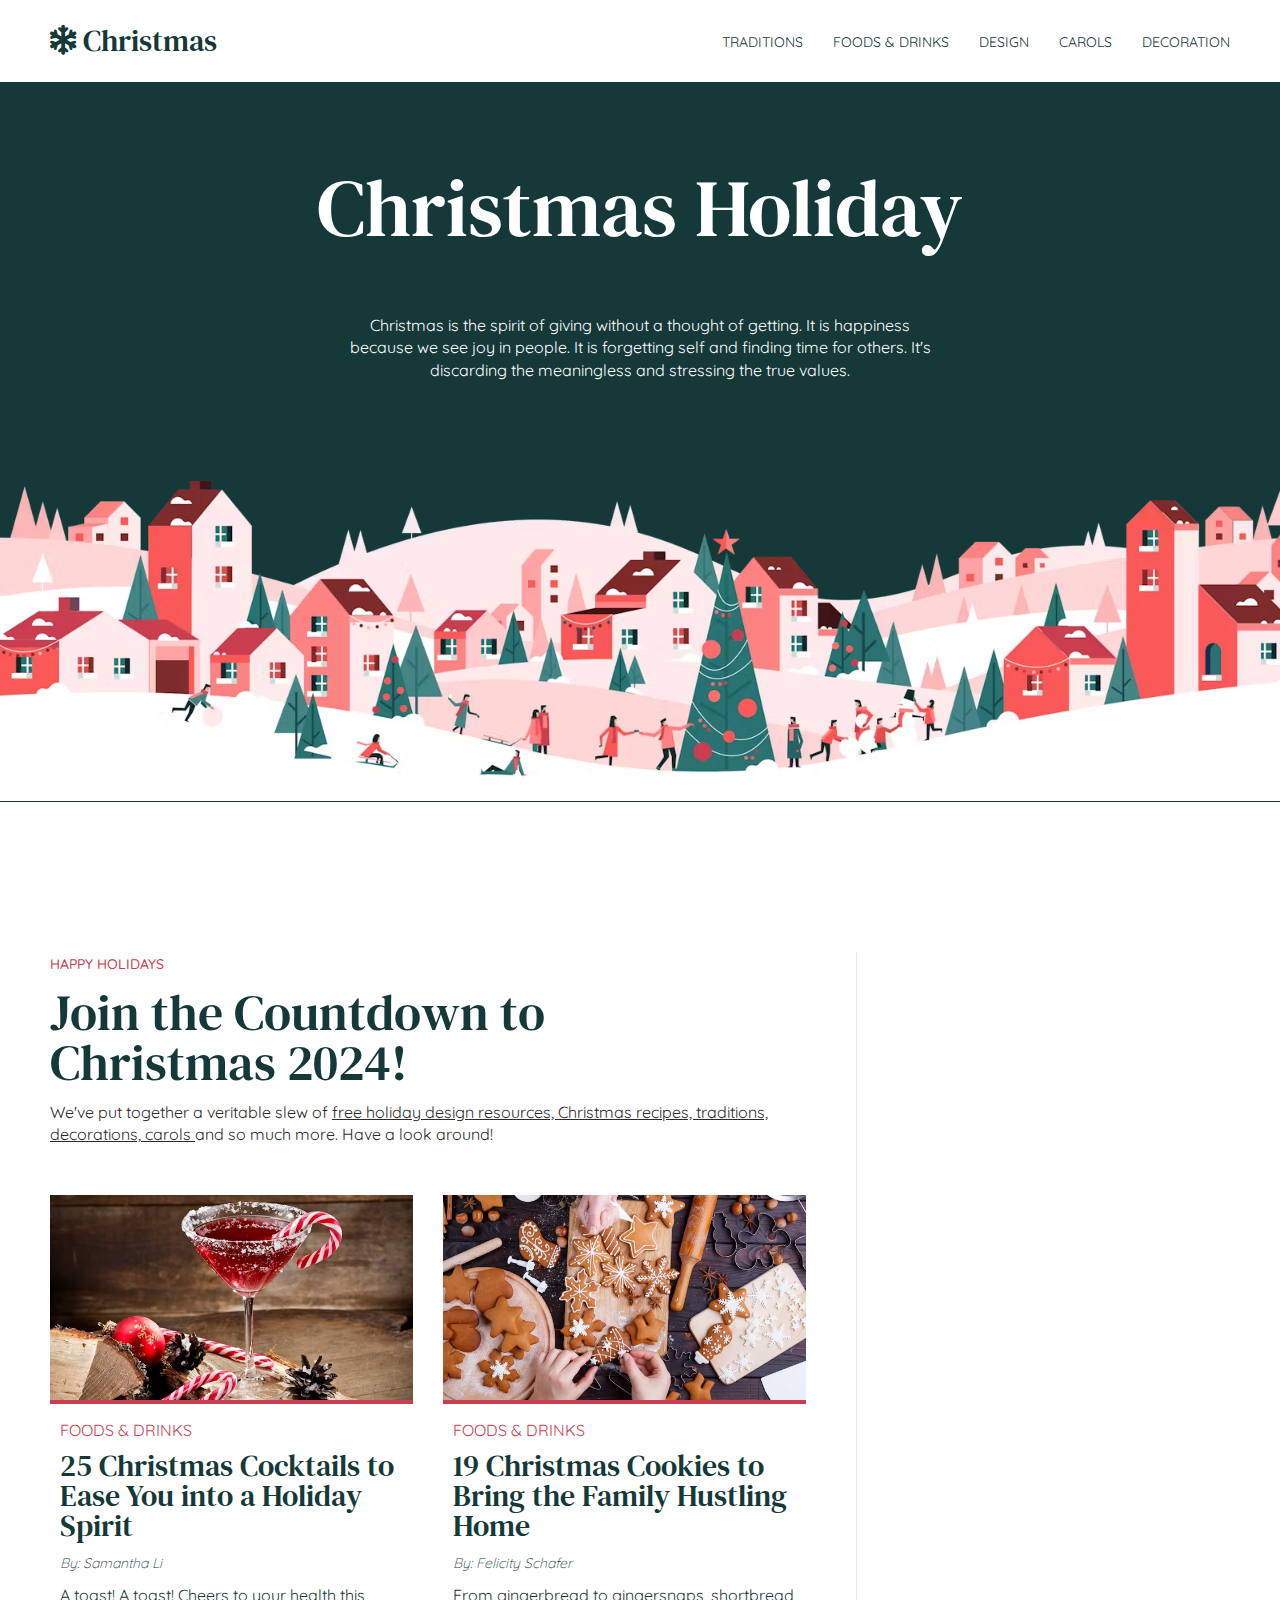
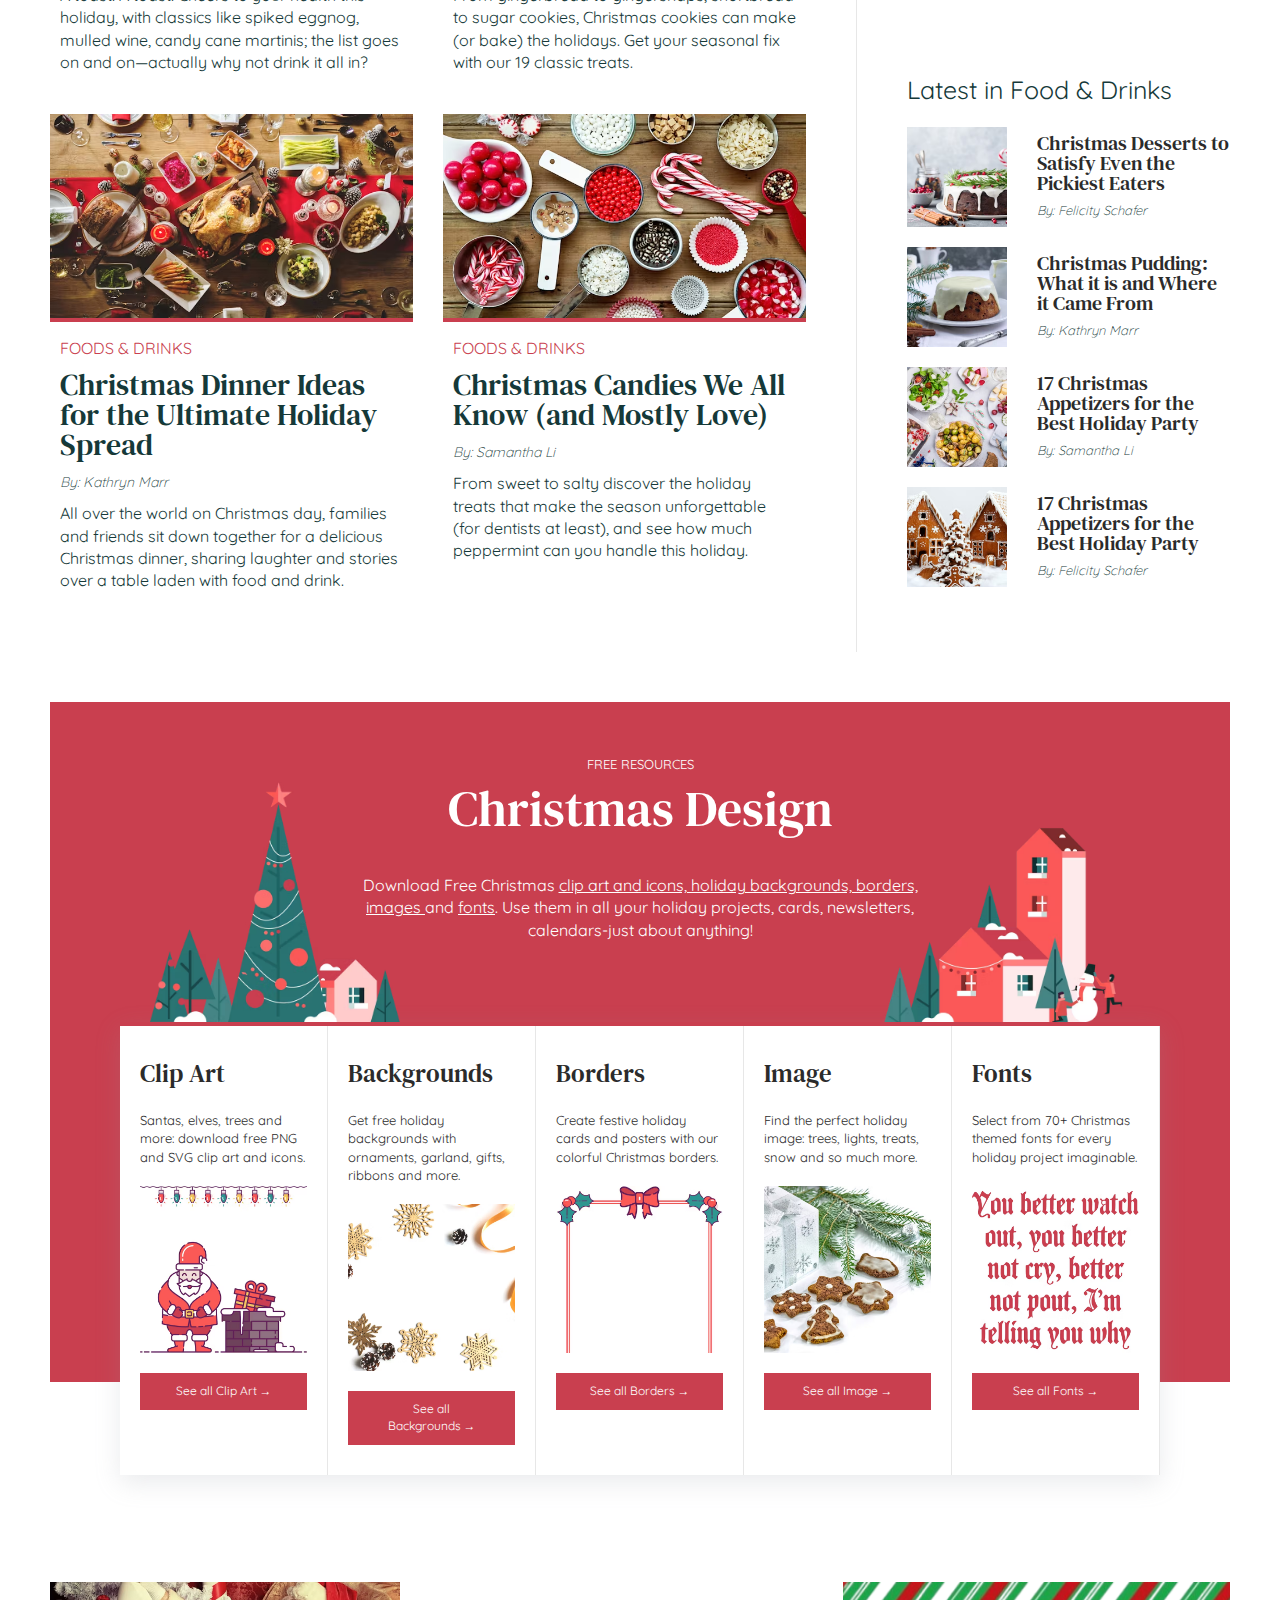
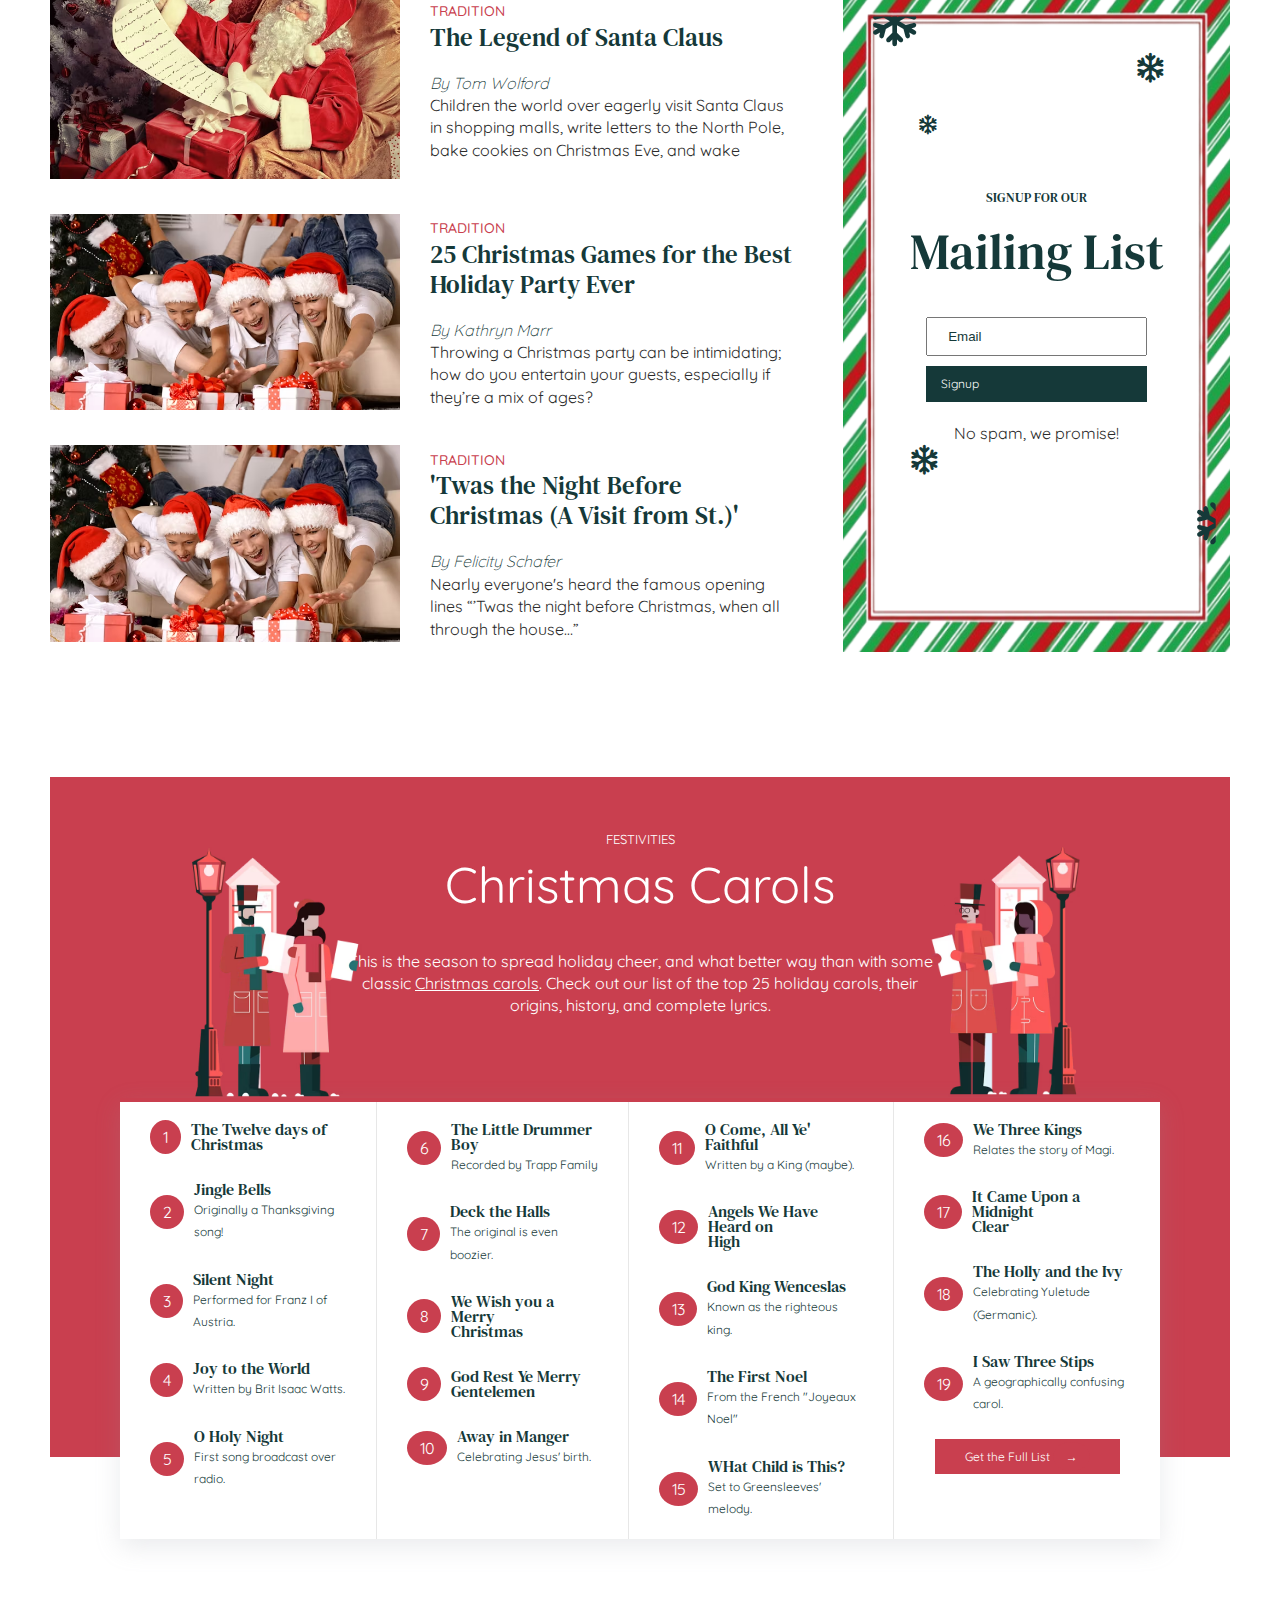
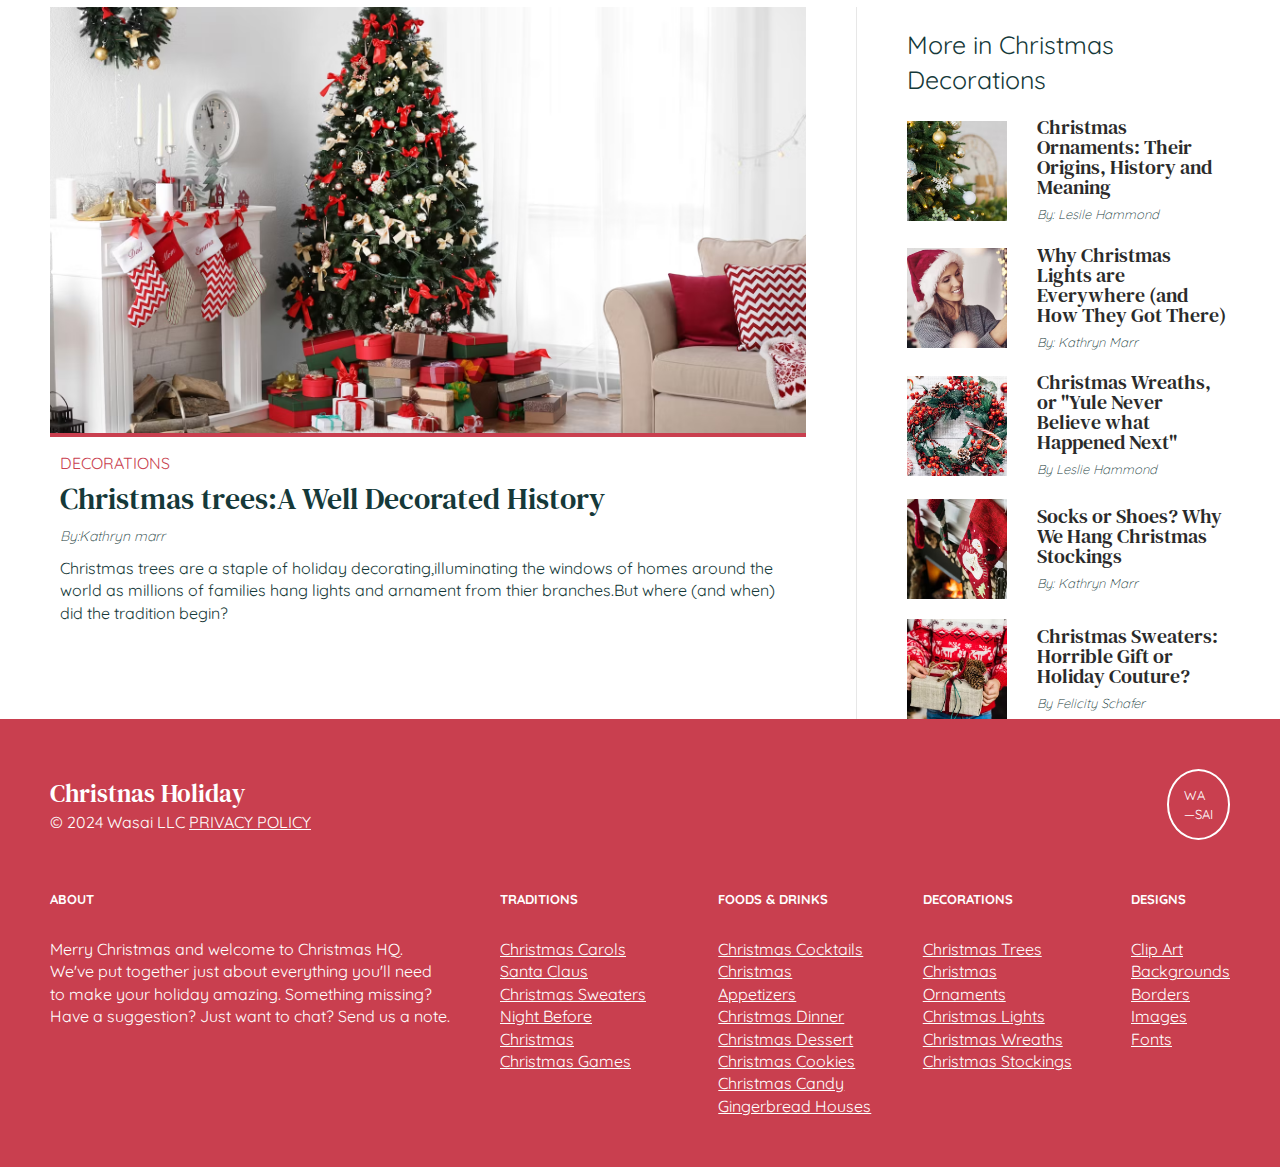
<file: index.html>
<!DOCTYPE html>
<html lang="en">
  <head>
    <meta charset="UTF-8" />
    <meta name="viewport" content="width=device-width, initial-scale=1.0" />
    <title>Christmas Holiday</title>
    <link rel="icon" href="./IMG/logo.jpg" />
    <link rel="stylesheet" href="./style.css" />
    <link
      rel="stylesheet"
      href="https://cdnjs.cloudflare.com/ajax/libs/font-awesome/6.7.1/css/all.min.css"
    />
  </head>
  <body>
    <!--HEADER  -->
    <header class="header">
      <div class="container">
        <div class="header__wrapper">
          <div class="header__logo">
            <a href="./index.html"
              ><i class="fa-solid fa-snowflake"></i> Christmas
            </a>
          </div>
          <ul class="header__nav">
            <li><a href="./tradition.html">Traditions</a></li>
            <li><a href="./foods&drinks.html">Foods & drinks</a></li>
            <li><a href="./design.html">Design</a></li>
            <li><a href="./carols.html">Carols</a></li>
            <li><a href="./decor.html">Decoration</a></li>
          </ul>
          <div class="toggle__menu">
            <span></span>
            <span></span>
            <span></span>
          </div>
        </div>
      </div>
    </header>

    <!-- BANNER -->
    <section class="homeBanner">
      <div class="homeBanner__wrapper">
        <h1>Christmas Holiday</h1>
        <p>
          Christmas is the spirit of giving without a thought of getting. It is
          happiness because we see joy in people. It is forgetting self and
          finding time for others. It's discarding the meaningless and stressing
          the true values.
        </p>
        <img src="./IMG/banner.avif" alt="" />
      </div>
    </section>

    <!-- HOLIDAY -->
    <section class="homeHoliday">
      <div class="container">
        <div class="homeHoliday__wrapper">
          <div class="homeHoliday__left">
            <small>HAPPY HOLIDAYS</small>
            <h2>Join the Countdown to Christmas 2024!</h2>
            <p>
              We've put together a veritable slew of
              <span
                >free holiday design resources, Christmas recipes, traditions,
                decorations, carols
              </span>
              and so much more. Have a look around!
            </p>
            <div class="homeHoliday__cards">
              <div class="card">
                <img src="./IMG/christmas-cocktails.avif" alt="" />
                <div class="card__details">
                  <span>FOODS & DRINKS</span>
                  <h3>
                    25 Christmas Cocktails to Ease You into a Holiday Spirit
                  </h3>
                  <small>By: Samantha Li</small>
                  <p>
                    A toast! A toast! Cheers to your health this holiday, with
                    classics like spiked eggnog, mulled wine, candy cane
                    martinis; the list goes on and on—actually why not drink it
                    all in?
                  </p>
                </div>
              </div>
              <div class="card">
                <img src="./IMG/christmas-cookies.avif" alt="" />
                <div class="card__details">
                  <span>FOODS & DRINKS</span>
                  <h3>
                    19 Christmas Cookies to Bring the Family Hustling Home
                  </h3>
                  <small>By: Felicity Schafer</small>
                  <p>
                    From gingerbread to gingersnaps, shortbread to sugar
                    cookies, Christmas cookies can make (or bake) the holidays.
                    Get your seasonal fix with our 19 classic treats.
                  </p>
                </div>
              </div>
              <div class="card">
                <img src="./IMG/christmas-dinner.avif" alt="" />
                <div class="card__details">
                  <span>FOODS & DRINKS</span>
                  <h3>
                    Christmas Dinner Ideas for the Ultimate Holiday Spread
                  </h3>
                  <small>By: Kathryn Marr</small>
                  <p>
                    All over the world on Christmas day, families and friends
                    sit down together for a delicious Christmas dinner, sharing
                    laughter and stories over a table laden with food and drink.
                  </p>
                </div>
              </div>
              <div class="card">
                <img src="./IMG/christmas-candy.avif" alt="" />
                <div class="card__details">
                  <span>FOODS & DRINKS</span>
                  <h3>Christmas Candies We All Know (and Mostly Love)</h3>
                  <small>By: Samantha Li</small>
                  <p>
                    From sweet to salty discover the holiday treats that make
                    the season unforgettable (for dentists at least), and see
                    how much peppermint can you handle this holiday.
                  </p>
                </div>
              </div>
            </div>
          </div>
          <div class="homeHoliday__right">
            <h4>Latest in Food & Drinks</h4>
            <div class="item">
              <img src="./IMG/christmas-desserts.avif" alt="" />
              <div class="item__details">
                <h5>Christmas Desserts to Satisfy Even the Pickiest Eaters</h5>
                <small>By: Felicity Schafer</small>
              </div>
            </div>
            <div class="item">
              <img src="./IMG/christmas-pudding.avif" alt="" />
              <div class="item__details">
                <h5>Christmas Pudding: What it is and Where it Came From</h5>
                <small>By: Kathryn Marr</small>
              </div>
            </div>
            <div class="item">
              <img src="./IMG/christmas-appetizers.avif" alt="" />
              <div class="item__details">
                <h5>17 Christmas Appetizers for the Best Holiday Party</h5>
                <small>By: Samantha Li</small>
              </div>
            </div>
            <div class="item">
              <img src="./IMG/gingerbread-houses.avif" alt="" />
              <div class="item__details">
                <h5>17 Christmas Appetizers for the Best Holiday Party</h5>
                <small>By: Felicity Schafer</small>
              </div>
            </div>
          </div>
        </div>
      </div>
    </section>

    <!-- DESIGN -->
     <section class="homeDesign">
      <div class="container">
        <div class="homeDesign__wrapper">
          <div class="homeDesign__details">
            <small>FREE RESOURCES</small>
            <h2>Christmas Design</h2>
            <p>
              Download Free Christmas 
              <span>
                clip art and icons, holiday backgrounds, borders, images
              </span>
               and <span>fonts</span>. Use them in all your holiday projects,
                cards, newsletters, calendars-just about anything!
            </p>
          </div>
          <div class="homeDesign__img">
            <img src="./IMG/christmas-designs-left.avif" alt="">
            <img src="./IMG/christmas-designs-right.avif" alt="">
          </div>
          <div class="homeDesign__content">
            <div class="homeDesign__card">
              <h4>Clip Art</h4>
              <small>Santas, elves, trees and more: download free PNG and SVG clip
                art and icons.
              </small>
                <img src="./IMG/christmas-designs-clip-art.avif" alt="">
                <a href="" class="btn bg--red">
                   See all Clip Art <span>&#8594;</span></a> 
            </div>
            <div class="homeDesign__card">
              <h4>Backgrounds</h4>
              <small>Get free holiday backgrounds with ornaments, garland, gifts,
                ribbons and more.
              </small>
                <img src="./IMG/christmas-designs-backgrounds.avif" alt="">
                <a href="" class="btn bg--red">
                   See all Backgrounds <span>&#8594;</span></a> 
            </div>
            <div class="homeDesign__card">
              <h4>Borders</h4>
              <small>Create festive holiday cards and posters with our colorful
                Christmas borders.
              </small>
                <img src="./IMG/christmas-designs-borders.avif" alt="">
                <a href="" class="btn bg--red">
                   See all Borders <span>&#8594;</span></a> 
            </div>
            <div class="homeDesign__card">
              <h4>Image</h4>
              <small>Find the perfect holiday image: trees, lights, treats, snow and
                so much more.
              </small>
                <img src="./IMG/christmas-designs-images.avif" alt="">
                <a href="" class="btn bg--red"> 
                  See all Image <span>&#8594;</span></a> 
            </div>
            <div class="homeDesign__card">
              <h4>Fonts</h4>
              <small>Select from 70+ Christmas themed fonts for every holiday
                project imaginable.
              </small>
                <img src="./IMG/christmas-designs-fonts.avif" alt="">
                <a href="" class="btn bg--red"> 
                  See all Fonts <span>&#8594;</span></a> 
            </div>
          </div>
        </div>
      </div>
     </section>   

     <!-- TRADITION -->
      <section class="homeTradition">
        <div class="container">
          <div class="homeTradition__wrapper">
            <div class="homeTradition__content">
              <div class="homeTradition__item">
                <img src="./IMG/santa-claus.avif" alt="">
                <div class="homeTradition__items--details">
                  <div class="homeTradition__item--title">
                    <span>TRADITION</span>
                    <h4>The Legend of Santa Claus</h4>
                  </div>
                  <small>By Tom Wolford</small>
                  <p>
                    Children the world over eagerly visit Santa Claus in shopping
                    malls, write letters to the North Pole, bake cookies on
                    Christmas Eve, and wake
                  </p>
                </div>
              </div>
              <div class="homeTradition__item">
                <img src="./IMG/christmas-games.avif" alt="">
                <div class="homeTradition__items--details">
                  <div class="homeTradition__item--title">
                    <span>TRADITION</span>
                    <h4>25 Christmas Games for the Best Holiday Party Ever
                    </h4>
                  </div>
                  <small>By Kathryn Marr</small>
                  <p>
                    Throwing a Christmas party can be intimidating; how do you
                  entertain your guests, especially if they’re a mix of ages?
                  </p>
                </div>
              </div>
              <div class="homeTradition__item">
                <img src="./IMG/christmas-games.avif" alt="">
                <div class="homeTradition__items--details">
                  <div class="homeTradition__item--title">
                    <span>TRADITION</span>
                    <h4>'Twas the Night Before Christmas (A Visit from St.)'</h4>
                  </div>
                  <small>By Felicity Schafer</small>
                  <p>
                    Nearly everyone's heard the famous opening lines “’Twas the
                  night before Christmas, when all through the house…”
                  </p>
                </div>
              </div>
            </div>
            <div class="homeTradition__mail">
              <div class="homeTradition__flakes">
                <span class="flakes-1">
                  <i class="fa-regular fa-snowflake"></i>
                </span>
                <span class="flakes-2">
                  <i class="fa-regular fa-snowflake"></i>
                </span>
                <span class="flakes-3">
                  <i class="fa-regular fa-snowflake"></i>
                </span>
                <span class="flakes-4">
                  <i class="fa-regular fa-snowflake"></i>
                </span>
                <span class="flakes-5">
                  <i class="fa-regular fa-snowflake"></i>
                </span>
              </div>
              <small>SIGNUP FOR OUR</small>
              <h2>Mailing List</h2>
              <div class="homeTradition__mail--info">
                <input type="text" placeholder="Email">
                <a href="" class="btn bg--green">Signup</a>
              </div>
              <p>No spam, we promise!</p>
            </div>
          </div>
        </div>
      </section>

      <!-- CAROLS -->
       <section class="homeCarols">
        <div class="container">
          <div class="homeCarols__wrapper">
            <div class="homeCarols__details">
              <small>FESTIVITIES</small>
              <h2>Christmas Carols</h2>
              <p>
                This is the season to spread holiday cheer, and what better way
                than with some classic <span>Christmas carols</span>. Check out
                our list of the top 25 holiday carols, their origins, history, and
                complete lyrics.
              </p>
            </div>
            <div class="homeCarols__img">
              <img src="./IMG/christmas-carols-left.avif" alt="">
              <img src="./IMG/christmas-carols-right.avif" alt="">
            </div>
            <div class="homeCarols__content">
              <div class="homeCarols__item">
                <ul>
                  <li><span>1</span></li>
                  <li>
                    <p>
                    The Twelve days of <br>
                     Christmas
                    </p>
                  </li>
                </ul>
                <ul>
                  <li><span>2</span></li>
                  <li>
                    <p>Jingle Bells</p>
                    <small>Originally a Thanksgiving song!</small>
                  </li>
                </ul>
                <ul>
                  <li><span>3</span></li>
                  <li>
                    <p>Silent Night</p>
                    <small>Performed for Franz I of Austria.</small>
                  </li>
                </ul>
                <ul>
                  <li><span>4</span></li>
                  <li>
                    <p>Joy to the World</p>
                    <small>Written by Brit Isaac Watts.</small>
                  </li>
                </ul>
                <ul>
                  <li><span>5</span></li>
                  <li>
                    <p>O Holy Night</p>
                    <small>First song broadcast over radio.</small>
                  </li>
                </ul>
              </div>
              <div class="homeCarols__item">
                <ul>
                  <li><span>6</span></li>
                  <li>
                    <p>
                    The Little Drummer Boy</p>
                    <small>Recorded by Trapp Family</small>
                  </li>
                </ul>
                <ul>
                  <li><span>7</span></li>
                  <li>
                    <p>Deck the Halls</p>
                    <small>The original is even boozier.</small>
                  </li>
                </ul>
                <ul>
                  <li><span>8</span></li>
                  <li>
                    <p>We Wish you a Merry <br>
                      Christmas
                    </p>
                  </li>
                </ul>
                <ul>
                  <li><span>9</span></li>
                  <li>
                    <p>God Rest Ye Merry <br>
                      Gentelemen
                    </p>
                  </li>
                </ul>
                <ul>
                  <li><span>10</span></li>
                  <li>
                    <p>Away in Manger</p>
                    <small>Celebrating Jesus' birth.</small>
                  </li>
                </ul>

               
              </div>
               <div class="homeCarols__item">
                  <ul>
                  <li><span>11</span></li>
                  <li>
                    <p>O Come, All Ye' Faithful</p>
                    <small>Written by a King (maybe).</small>
                  </li>
                </ul>
                  <ul>
                    <li><span>12</span></li>
                    <li>
                      <p>
                      Angels We Have Heard on <br>
                       High
                      </p>
                    </li>
                  </ul>
                  <ul>
                    <li><span>13</span></li>
                    <li>
                      <p>God King Wenceslas</p>
                      <small>Known as the righteous king.</small>
                    </li>
                  </ul>
                  <ul>
                    <li><span>14</span></li>
                    <li>
                      <p>The First Noel</p>
                      <small>From the French "Joyeaux Noel"</small>
                    </li>
                  </ul>
                  <ul>
                    <li><span>15</span></li>
                    <li>
                      <p>WHat Child is This?</p>
                      <small>Set to Greensleeves' melody.</small>
                    </li>
                  </ul>


                </div>

                <div class="homeCarols__item">
                   <ul>
                    <li><span>16</span></li>
                    <li>
                      <p>We Three Kings</p>
                      <small>Relates the story of Magi.</small>
                    </li>
                  </ul>
                  <ul>
                    <li><span>17</span></li>
                    <li>
                      <p>
                      It Came Upon a Midnight <br>
                       Clear
                      </p>
                    </li>
                  </ul>
                  <ul>
                    <li><span>18</span></li>
                    <li>
                      <p>The Holly and the Ivy</p>
                      <small>Celebrating Yuletude (Germanic).</small>
                    </li>
                  </ul>
                  <ul>
                    <li><span>19</span></li>
                    <li>
                      <p>I Saw Three Stips</p>
                      <small>A geographically confusing carol.</small>
                    </li>
                  </ul>
                   <a href="" class="btn bg--red"
                    >Get the Full List <span>&#8594</span></a
                   >
                </div>
            </div>
          </div>
        </div>
       </section>

       <!-- DECORATIONS -->
       <section class="homeDecorations"> 
        <div class="homeDecorations">
          <div class="container">
            <div class="homeDecorations__wrapper">
              <div class="homeDecorations__left">
                <div class="card">
                  <img src="./IMG/christmas-trees.avif" alt="" />
                  <div class="card__details">
                    <span>DECORATIONS</span>
                    <h3>
                      Christmas trees:A Well Decorated History
                    </h3>
                    <small>By:Kathryn marr</small>
                    <p>
                      Christmas trees are a staple of holiday decorating,illuminating the windows of homes around the world as
                      millions of families hang lights and arnament from thier branches.But where (and when) did the tradition
                      begin? 
                    </p></div>
                  </div> 
                     
                           </div> <div class="homeDecorations__right">
                        <h4>More in Christmas Decorations</h4>
                        <div class="item">
                          <img src="./IMG/christmas-ornaments.avif" alt="" />
                          <div class="item__details">
                            <h5>Christmas Ornaments: Their Origins, History and Meaning</h5>
                            <small>By: Lesile Hammond</small>
                          </div>
                        </div>
                        <div class="item">
                          <img src="./IMG/christmas-lights.avif" alt="" />
                          <div class="item__details">
                            <h5>Why Christmas Lights are Everywhere (and How They Got There)</h5>
                            <small>By: Kathryn Marr</small>
                          </div>
                        </div>
                        <div class="item">
                          <img src="./IMG/christmas-wreaths.avif" alt="" />
                          <div class="item__details">
                            <h5>Christmas Wreaths, or "Yule Never Believe what Happened Next"</h5>
                            <small>By Leslie Hammond</small>
                          </div>
                        </div>
                        <div class="item">
                          <img src="./IMG/christmas-stockings.avif" alt="" />
                          <div class="item__details">
                            <h5>Socks or Shoes? Why We Hang Christmas Stockings</h5>
                            <small>By: Kathryn Marr</small>
                          </div>
                        </div>  <div class="item">
                          <img src="./IMG/christmas-sweaters.avif" alt="" />
                          <div class="item__details">
                            <h5>Christmas Sweaters: Horrible Gift or Holiday Couture?</h5>
                            <small>By Felicity Schafer</small>
                          </div>
                        </div>
                        </div>
      </section>

      <!-- FOOTER -->
       <footer class="footer">
        <div class="container">
          <div class="fotter__wrapper">
            <div class="footer__top">
              <ul>
                <li><h4>Christnas Holiday</h4></li>
                <li>© 2024 Wasai LLC <span>Privacy Policy</span></li>
              </ul>
              <p>WA <br> 
                —SAI
              </p>
            </div>
            <div class="footer__links">
              <ul>
                <li><small>ABOUT</small></li>
                <li>
                  <p>Merry Christmas and welcome to Christmas HQ. We've put
                    together just about everything you'll need to make your
                    holiday amazing. Something missing? Have a suggestion? Just
                    want to chat? Send us a note.
                  </p>
                </li>
              </ul>
              <div class="footer__links--a">
                <ul>
                  <li><small>TRADITIONS</small></li>
                  <li><a href="">Christmas Carols</a></li>
                  <li><a href="">Santa Claus</a></li>
                  <li><a href="">Christmas Sweaters</a></li>
                  <li><a href="">Night Before Christmas</a></li>
                  <li><a href="">Christmas Games</a></li>
                </ul>
                <ul>
                  <li><small>FOODS & DRINKS</small></li>
                  <li><a href="">Christmas Cocktails</a></li>
                  <li><a href="">Christmas Appetizers</a></li>
                  <li><a href="">Christmas Dinner</a></li>
                  <li><a href="">Christmas Dessert</a></li>
                  <li><a href="">Christmas Cookies</a></li>
                  <li><a href="">Christmas Candy</a></li>
                  <li><a href="">Gingerbread Houses</a></li>
                </ul>
              </div>
              <div class="footer__links--b">
                <ul>
                  <li><small>DECORATIONS</small></li>
                  <li><a href="">Christmas Trees</a></li>
                  <li><a href="">Christmas Ornaments</a></li>
                  <li><a href="">Christmas Lights</a></li>
                  <li><a href="">Christmas Wreaths</a></li>
                  <li><a href="">Christmas Stockings</a></li>
                </ul>
                <ul>
                  <li><small>DESIGNS</small></li>
                  <li><a href="">Clip Art</a></li>
                  <li><a href="">Backgrounds</a></li>
                  <li><a href="">Borders</a></li>
                  <li><a href="">Images</a></li>
                  <li><a href="">Fonts</a></li>
                </ul>
              </div>
            </div>
          </div>
        </div>
       </footer>
       <script src="./toggle__menu.js"></script>
  </body>
</html>
</file>
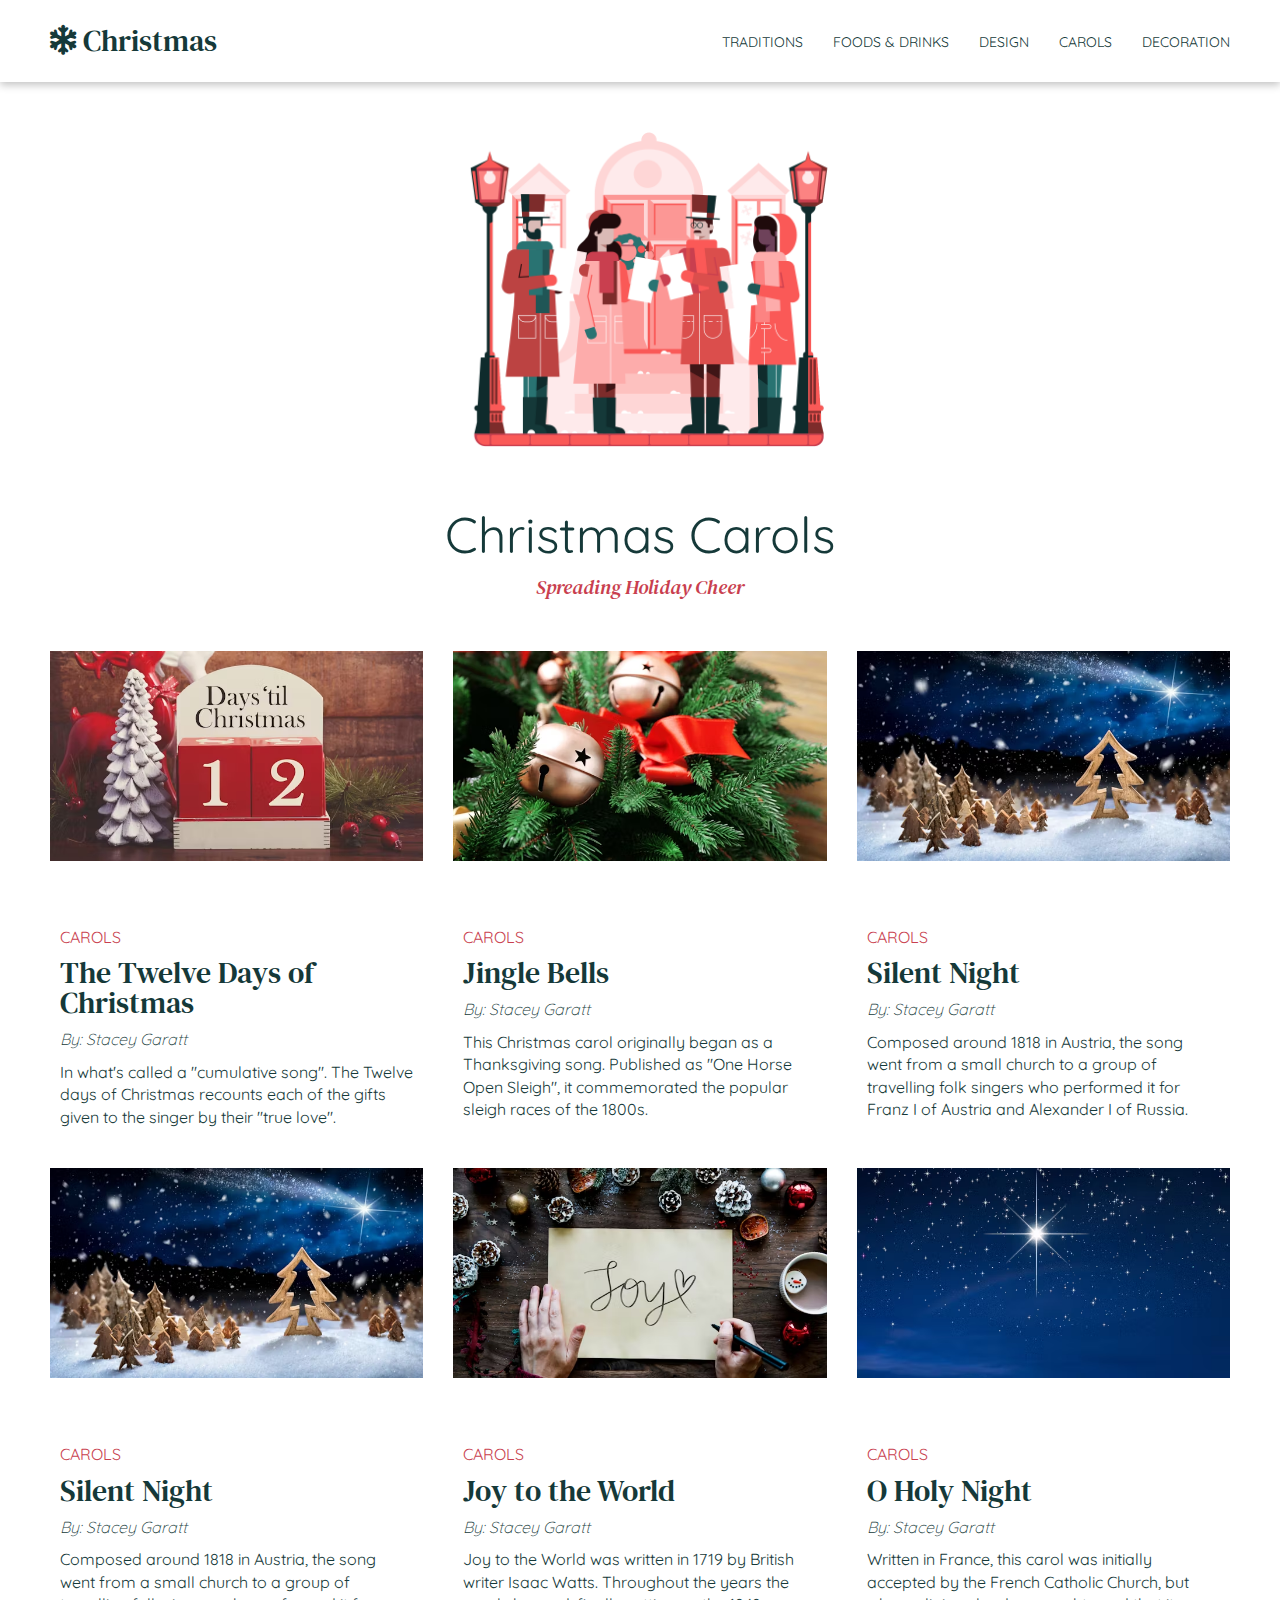
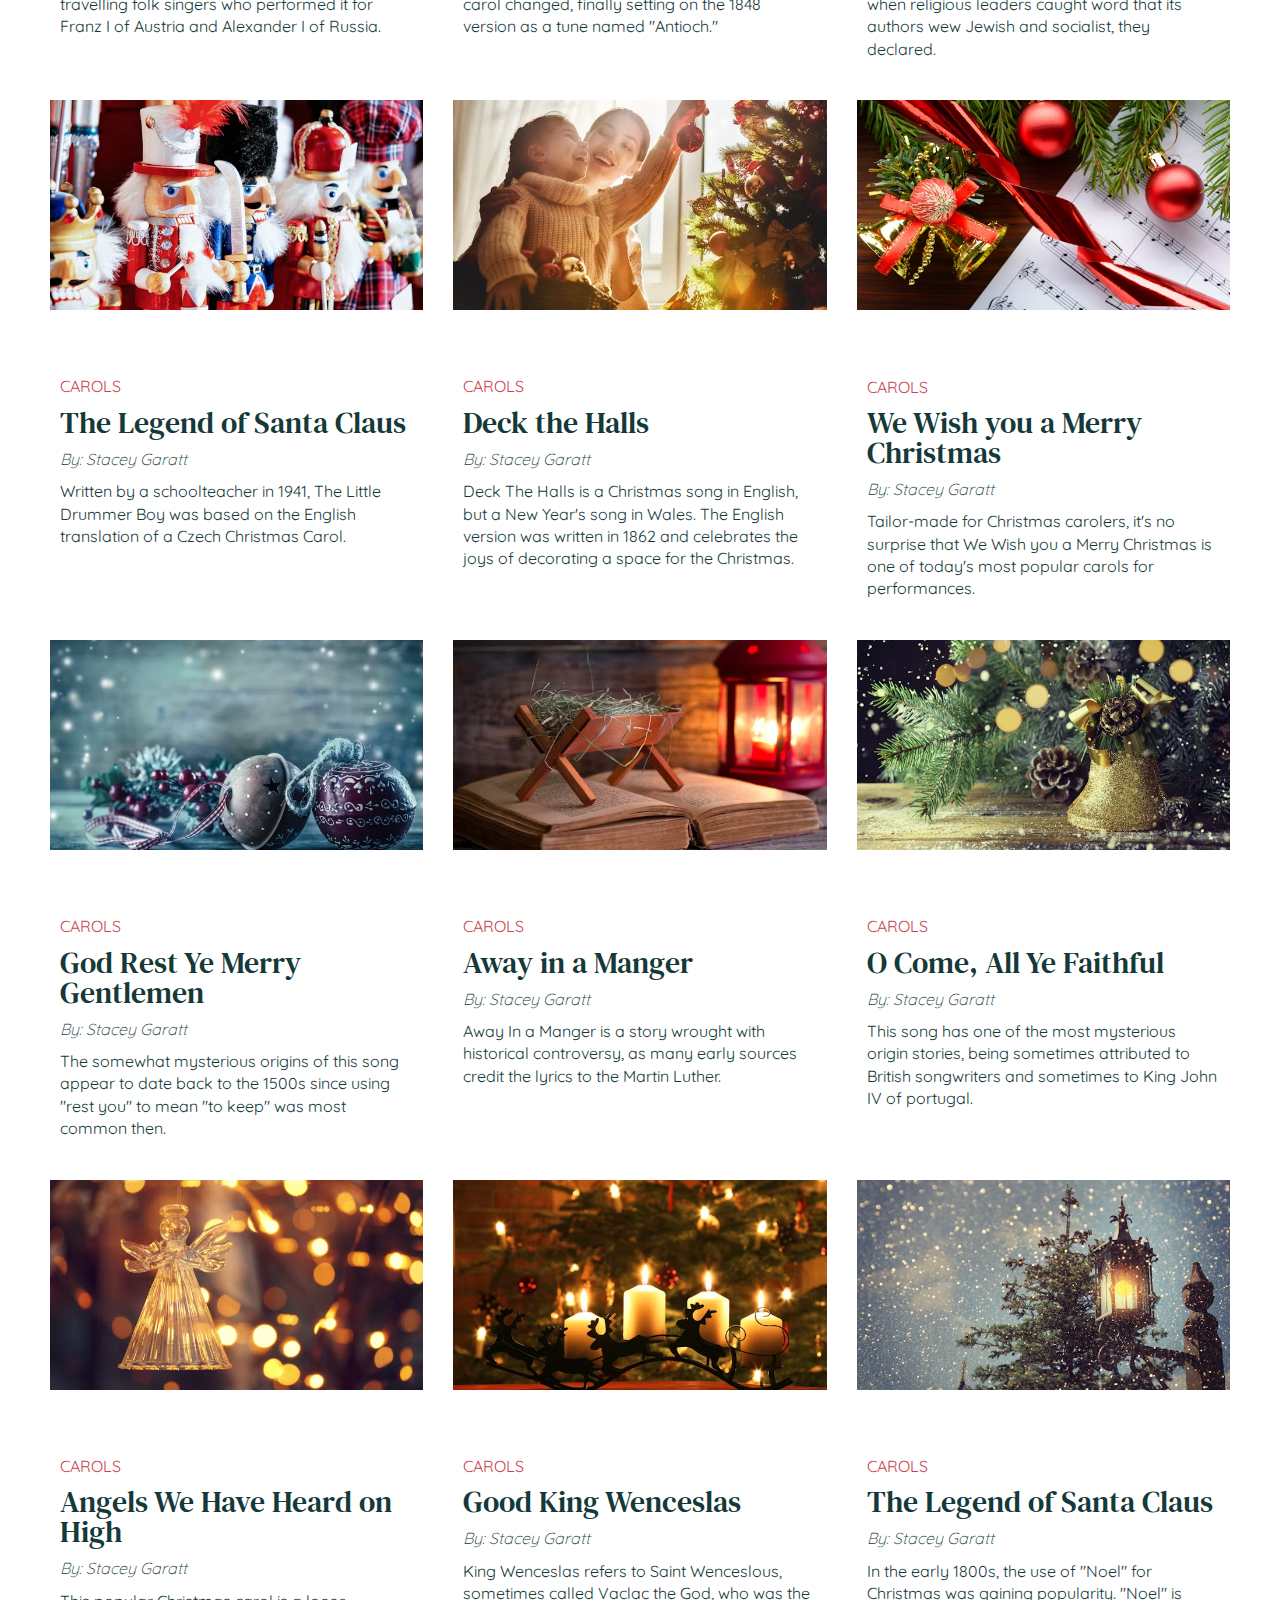
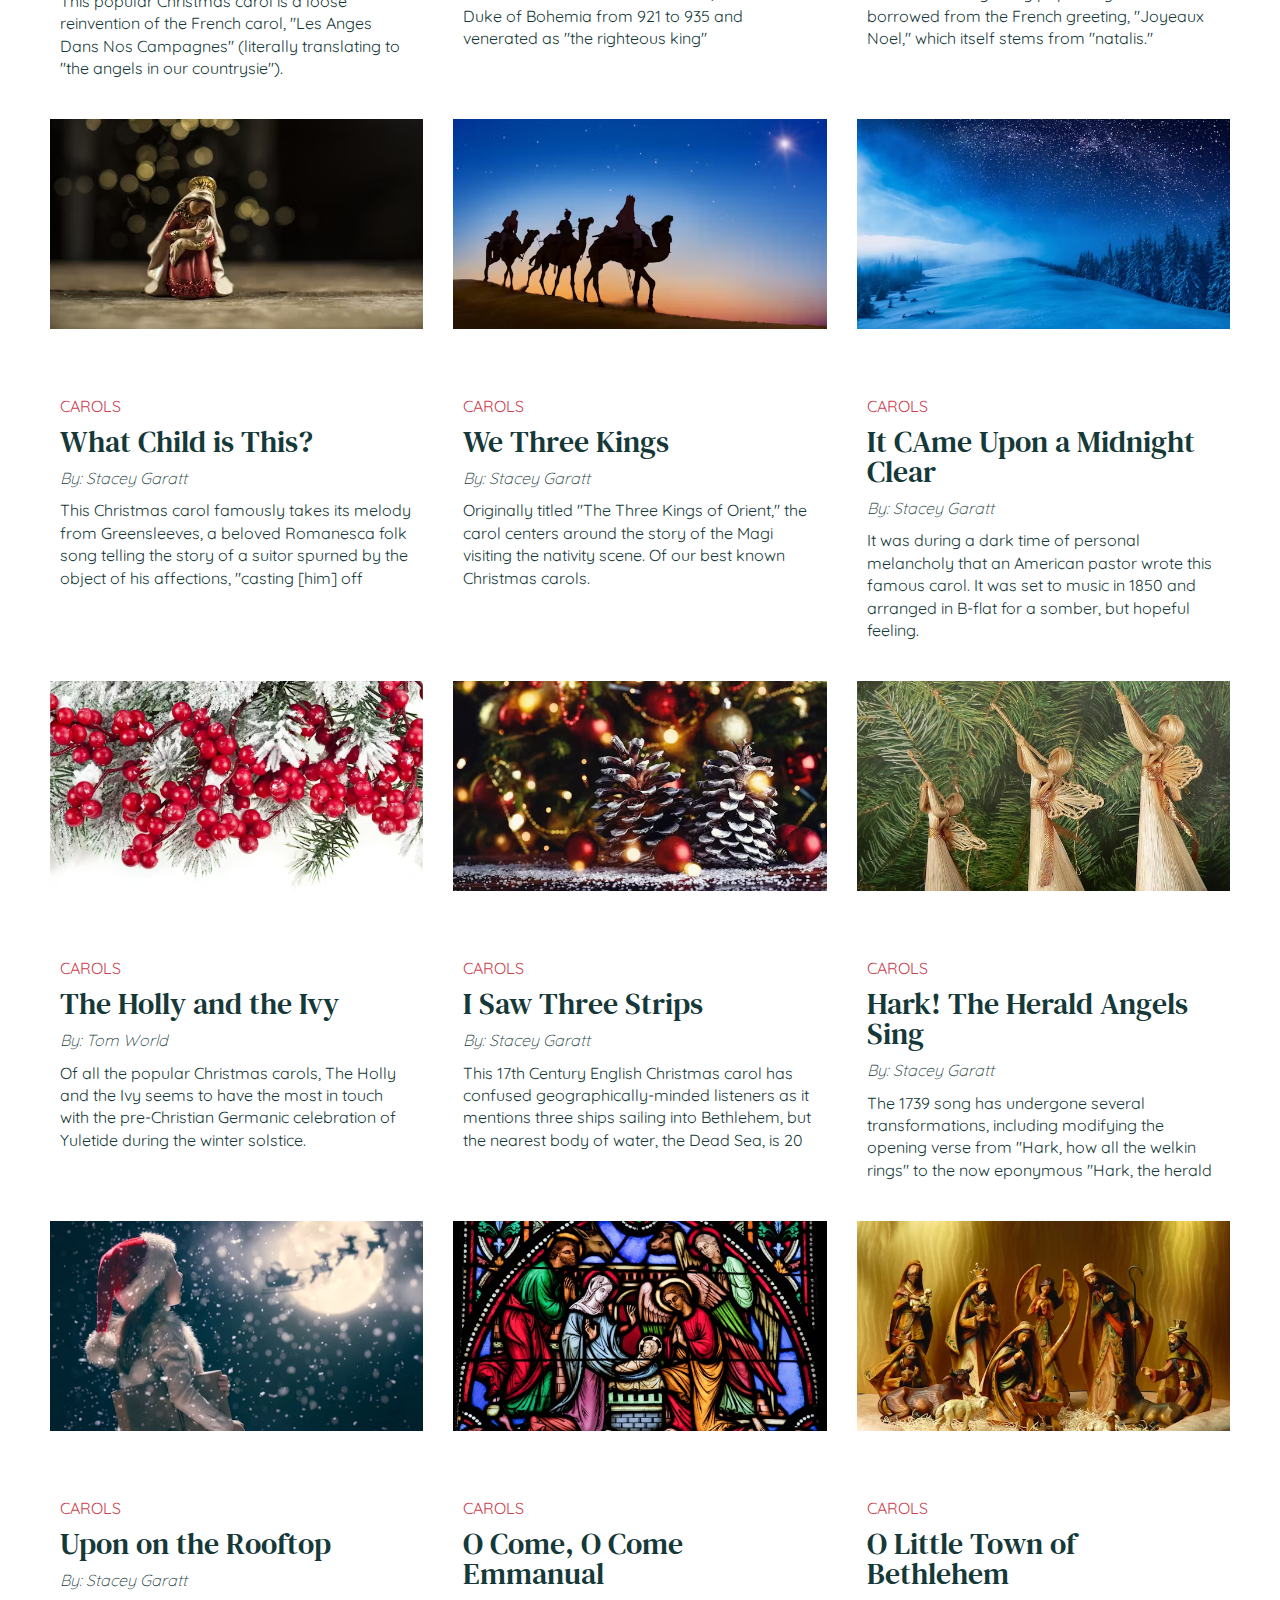
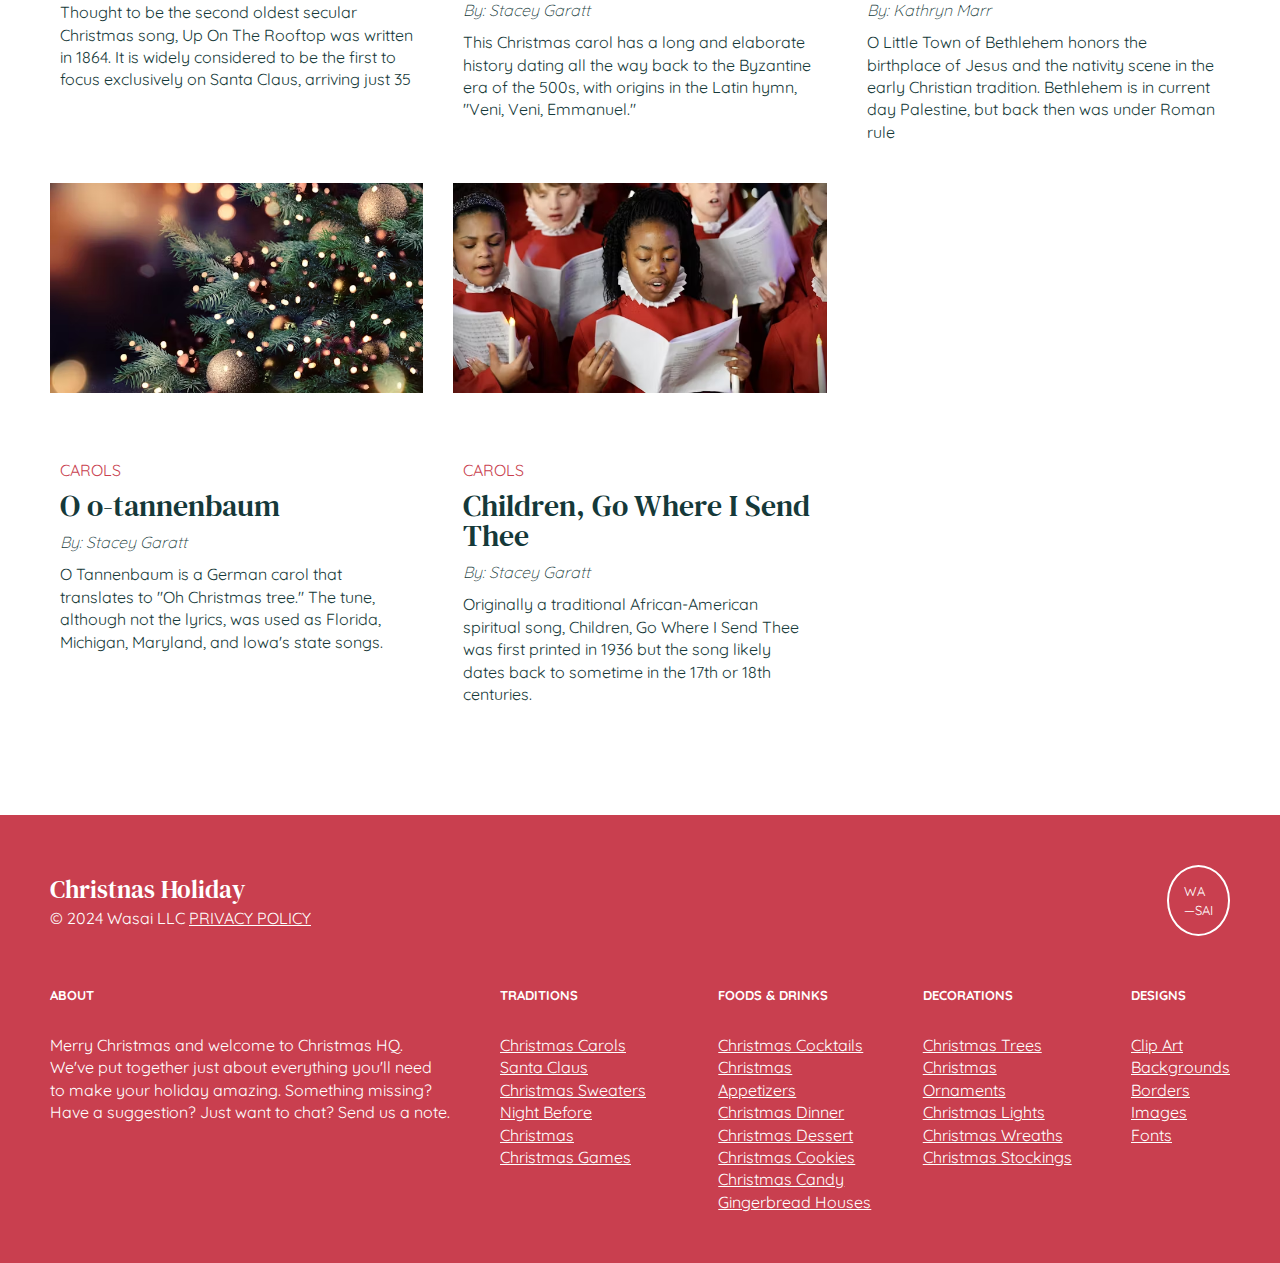
<file: carols.html>
<!DOCTYPE html>
<html lang="en">
  <head>
    <meta charset="UTF-8" />
    <meta name="viewport" content="width=device-width, initial-scale=1.0" />
    <title>Christmas Holiday</title>
    <link rel="icon" href="./IMG/logo.jpg" />
    <link rel="stylesheet" href="./style.css" />
    <link
      rel="stylesheet"
      href="https://cdnjs.cloudflare.com/ajax/libs/font-awesome/6.7.1/css/all.min.css"
    />
  </head>
  <body>
    <!--HEADER  -->
    <header class="header">
      <div class="container">
        <div class="header__wrapper">
          <div class="header__logo">
            <a href="./index.html"
              ><i class="fa-solid fa-snowflake"></i> Christmas
            </a>
          </div>
          <ul class="header__nav">
            <li><a href="./tradition.html">Traditions</a></li>
            <li><a href="./foods&drinks.html">Foods & drinks</a></li>
            <li><a href="./design.html">Design</a></li>
            <li><a href="./carols.html" class="active">Carols</a></li>
            <li><a href="./decor.html">Decoration</a></li>
          </ul>
          <div class="toggle__menu">
            <span></span>
            <span></span>
            <span></span>
          </div>
        </div>
      </div>
    </header>

 <!-- CAROLS -->
 <section class="bannerCarol">
    <div class="container">
      <div class="bannerCarol__wrapper">
        <img src="./IMG/christmas-carols.png" alt="" />
        <h1>Christmas Carols</h1>
        <h5>Spreading Holiday Cheer</h5>
        <div class="bannerCarol__cards">
            <div class="cards">
            <img src="./IMG/the-twelve-days-of-christmas.avif" alt="" />
            <div class="card__details">
              <span>CAROLS</span>
              <h3>The Twelve Days of Christmas</h3>
              <small>By: Stacey Garatt</small>
              <p>
                In what's called a "cumulative song". The Twelve days of Christmas recounts each
                of the gifts given to the singer by their "true love".
              </p>
            </div>
            </div>
            <div class="cards">
                <img src="./IMG/jingle-bells.avif" alt="" />
                <div class="card__details">
                  <span>CAROLS</span>
                  <h3>Jingle Bells</h3>
                  <small>By: Stacey Garatt</small>
                  <p>
                    This Christmas carol originally began as a Thanksgiving song.
                    Published as "One Horse Open Sleigh", it commemorated the popular 
                    sleigh races of the 1800s.
                  </p>
                </div>
              </div>
              <div class="cards">
                <img src="./IMG/silent-night.avif" alt="" />
                <div class="card__details">
                  <span>CAROLS</span>
                  <h3>Silent Night</h3>
                  <small>By: Stacey Garatt</small>
                  <p>
                    Composed around 1818 in Austria, the song went from a small 
                    church to a group of travelling folk singers who performed it for 
                    Franz I of Austria and Alexander I of Russia.
                  </p>
                </div>
              </div>
              <div class="cards">
                <img src="./IMG/silent-night.avif" alt="" />
                <div class="card__details">
                  <span>CAROLS</span>
                  <h3>Silent Night</h3>
                  <small>By: Stacey Garatt</small>
                  <p>
                    Composed around 1818 in Austria, the song went from a small 
                    church to a group of travelling folk singers who performed it for 
                    Franz I of Austria and Alexander I of Russia.
                  </p>
                </div>
              </div>
              <div class="cards">
                <img src="./IMG/joy-to-the-world.avif" alt="" />
                <div class="card__details">
                  <span>CAROLS</span>
                  <h3>Joy to the World</h3>
                  <small>By: Stacey Garatt</small>
                  <p>
                    Joy to the World was written in 1719 by British writer 
                    Isaac Watts. Throughout the years the carol changed, finally
                    setting on the 1848 version as a tune named "Antioch."
                  </p>
                </div>
              </div>
              <div class="cards">
                <img src="./IMG/o-holy-night.avif" alt="" />
                <div class="card__details">
                  <span>CAROLS</span>
                  <h3>O Holy Night</h3>
                  <small>By: Stacey Garatt</small>
                  <p>
                    Written in France, this carol was initially accepted by the French
                    Catholic Church, but when religious leaders caught word that its 
                    authors wew Jewish and socialist, they declared.
                  </p>
                </div>
              </div>
            <div class="cards">
                <img src="./IMG/the-little-drummer-boy.avif" alt="" />
                <div class="card__details">
                  <span>CAROLS</span>
                  <h3>The Legend of Santa Claus</h3>
                  <small>By: Stacey Garatt</small>
                  <p>
                    Written by a schoolteacher in 1941, The Little 
                    Drummer Boy was based on the English translation
                    of a Czech Christmas Carol.
                  </p>
                </div>
              </div>
              <div class="cards">
                <img src="./IMG/deck-the-halls.avif" alt="" />
                <div class="card__details">
                  <span>CAROLS</span>
                  <h3>Deck the Halls</h3>
                  <small>By: Stacey Garatt</small>
                  <p>
                    Deck The Halls is a Christmas song in English, but a 
                    New Year's song in Wales. The English version was
                    written in 1862 and celebrates the joys of decorating 
                    a space for the Christmas.
                  </p>
                </div>
              </div>
              <div class="cards">
                <img src="./IMG/we-wish-you-a-merry-christmas.avif" alt="" />
                <div class="card__details">
                  <span>CAROLS</span>
                  <h3>We Wish you a Merry Christmas</h3>
                  <small>By: Stacey Garatt</small>
                  <p>
                    Tailor-made for Christmas carolers, it's no surprise that 
                    We Wish you a Merry Christmas is one of today's most popular 
                    carols for performances.
                  </p>
                </div>
              </div>
              <div class="cards">
                <img src="./IMG/god-rest-ye-merry-gentlemen.avif" alt="" />
                <div class="card__details">
                  <span>CAROLS</span>
                  <h3>God Rest Ye Merry Gentlemen</h3>
                  <small>By: Stacey Garatt</small>
                  <p>
                    The somewhat mysterious origins of this song appear 
                    to date back to the 1500s since using "rest you" to 
                    mean "to keep" was most common then.
                  </p>
                </div>
              </div>
              <div class="cards">
                <img src="./IMG/away-in-a-manger.avif" alt="" />
                <div class="card__details">
                  <span>CAROLS</span>
                  <h3>Away in a Manger</h3>
                  <small>By: Stacey Garatt</small>
                  <p>
                    Away In a Manger is a story wrought with historical
                    controversy, as many early sources credit the lyrics
                    to the Martin Luther.
                  </p>
                </div>
              </div>
              <div class="cards">
                <img src="./IMG/o-come-all-ye-faithful.avif" alt="" />
                <div class="card__details">
                  <span>CAROLS</span>
                  <h3>O Come, All Ye Faithful</h3>
                  <small>By: Stacey Garatt</small>
                  <p>
                    This song has one of the most mysterious origin
                    stories, being sometimes attributed to British songwriters
                    and sometimes to King John IV of portugal.
                  </p>
                </div>
              </div>
              <div class="cards">
                <img src="./IMG/angels-we-have-heard-on-high.avif" alt="" />
                <div class="card__details">
                  <span>CAROLS</span>
                  <h3>Angels We Have Heard on High</h3>
                  <small>By: Stacey Garatt</small>
                  <p>
                    This popular Christmas carol is a loose reinvention
                    of the French carol, "Les Anges Dans Nos Campagnes"
                    (literally translating to "the angels in our countrysie").
                  </p>
                </div>
              </div>
              <div class="cards">
                <img src="./IMG/good-king-wenceslas.avif" alt="" />
                <div class="card__details">
                  <span>CAROLS</span>
                  <h3>Good King Wenceslas</h3>
                  <small>By: Stacey Garatt</small>
                  <p>
                   King Wenceslas refers to Saint Wenceslous, sometimes 
                   called Vaclac the God, who was the Duke of Bohemia 
                   from 921 to 935 and venerated as "the righteous king"
                  </p>
                </div>
              </div>
              <div class="cards">
                <img src="./IMG/the-first-noel.avif" alt="" />
                <div class="card__details">
                  <span>CAROLS</span>
                  <h3>The Legend of Santa Claus</h3>
                  <small>By: Stacey Garatt</small>
                  <p>
                   In the early 1800s, the use of "Noel" for Christmas was 
                   gaining popularity. "Noel" is borrowed from the French greeting,
                    "Joyeaux Noel," which itself stems from "natalis."
                  </p>
                </div>
              </div>
              <div class="cards">
                <img src="./IMG/what-child-is-this.avif" alt="" />
                <div class="card__details">
                  <span>CAROLS</span>
                  <h3>What Child is This?</h3>
                  <small>By: Stacey Garatt</small>
                  <p>
                    This Christmas carol famously takes its melody from
                     Greensleeves, a beloved Romanesca folk song telling 
                     the story of a suitor spurned by the object of his affections,
                      "casting [him] off
                  </p>
                </div>
              </div>
              <div class="cards">
                <img src="./IMG/we-three-kings.avif" alt="" />
                <div class="card__details">
                  <span>CAROLS</span>
                  <h3>We Three Kings</h3>
                  <small>By: Stacey Garatt</small>
                  <p>
                     Originally titled "The Three Kings of Orient,"
                     the carol centers around the story of the Magi visiting 
                     the nativity scene. Of our best known Christmas carols.
                  </p>
                </div>
              </div>
              <div class="cards">
                <img src="./IMG/it-came-upon-a-midnight-clear.avif" alt="" />
                <div class="card__details">
                  <span>CAROLS</span>
                  <h3>It CAme Upon a Midnight Clear</h3>
                  <small>By: Stacey Garatt</small>
                  <p>
                    It was during a dark time of personal melancholy that
                     an American pastor wrote this famous carol. It was set
                      to music in 1850 and arranged in B-flat for a somber, 
                      but hopeful feeling.
                  </p>
                </div>
              </div>
              <div class="cards">
                <img src="./IMG/the-holly-and-the-ivy.avif" alt="" />
                <div class="card__details">
                  <span>CAROLS</span>
                  <h3>The Holly and the Ivy</h3>
                  <small>By: Tom World</small>
                  <p>
                    Of all the popular Christmas carols, The Holly and 
                    the Ivy seems to have the most in touch with the
                     pre-Christian Germanic celebration of Yuletide 
                     during the winter solstice.
                  </p>
                </div>
              </div>
              <div class="cards">
                <img src="./IMG/i-saw-three-ships.avif" alt="" />
                <div class="card__details">
                  <span>CAROLS</span>
                  <h3>I Saw Three Strips</h3>
                  <small>By: Stacey Garatt</small>
                  <p>
                    This 17th Century English Christmas carol has confused
                     geographically-minded listeners as it mentions three 
                     ships sailing into Bethlehem, but the nearest body of 
                     water, the Dead Sea, is 20
                  </p>
                </div>
              </div>
              <div class="cards">
                <img src="./IMG/hark-the-herald-angels-sing.avif" alt="" />
                <div class="card__details">
                  <span>CAROLS</span>
                  <h3>Hark! The Herald Angels Sing</h3>
                  <small>By: Stacey Garatt</small>
                  <p>
                    The 1739 song has undergone several transformations, including
                     modifying the opening verse from "Hark, how all the welkin rings" 
                     to the now eponymous "Hark, the herald
                  </p>
                </div>
              </div>
              <div class="cards">
                <img src="./IMG/up-on-the-rooftop.avif" alt="" />
                <div class="card__details">
                  <span>CAROLS</span>
                  <h3>Upon on the Rooftop</h3>
                  <small>By: Stacey Garatt</small>
                  <p>
                    Thought to be the second oldest secular Christmas song,
                     Up On The Rooftop was written in 1864. It is widely considered 
                     to be the first to focus exclusively on Santa Claus, arriving just 35
                  </p>
                </div>
              </div>
              <div class="cards">
                <img src="./IMG/o-come-o-come-emmanual.avif" alt="" />
                <div class="card__details">
                  <span>CAROLS</span>
                  <h3>O Come, O Come Emmanual</h3>
                  <small>By: Stacey Garatt</small>
                  <p>
                    This Christmas carol has a long and elaborate history 
                    dating all the way back to the Byzantine era of the 500s,
                     with origins in the Latin hymn, "Veni, Veni, Emmanuel."
                  </p>
                </div>
              </div>
              <div class="cards">
                <img src="./IMG/o-little-town-of-bethlehem.avif" alt="" />
                <div class="card__details">
                  <span>CAROLS</span>
                  <h3>O Little Town of Bethlehem</h3>
                  <small>By: Kathryn Marr</small>
                  <p>
                    O Little Town of Bethlehem honors the birthplace of Jesus
                     and the nativity scene in the early Christian tradition.
                      Bethlehem is in current day Palestine, but back then was
                       under Roman rule
                  </p>
                </div>
              </div>
              <div class="cards">
                <img src="./IMG/o-tannenbaum.avif" alt="" />
                <div class="card__details">
                  <span>CAROLS</span>
                  <h3>O o-tannenbaum</h3>
                  <small>By: Stacey Garatt</small>
                  <p>
                    O Tannenbaum is a German carol that translates to 
                    "Oh Christmas tree." The tune, although not the lyrics, 
                    was used as Florida, Michigan, Maryland, and lowa's state songs.
                  </p>
                </div>
              </div>
              <div class="cards">
                <img src="./IMG/children-go-where-i-send-thee.avif" alt="" />
                <div class="card__details">
                  <span>CAROLS</span>
                  <h3>Children, Go Where I Send Thee</h3>
                  <small>By: Stacey Garatt</small>
                  <p>
                    Originally a traditional African-American spiritual song, Children, 
                    Go Where I Send Thee was first printed in 1936 but the song likely
                     dates back to sometime in the 17th or 18th centuries.
                  </p>
                </div>
              </div>
            </div>
        </div>  
    </div> 
  </section>


      <!-- FOOTER -->
       <footer class="footer">
        <div class="container">
          <div class="fotter__wrapper">
            <div class="footer__top">
              <ul>
                <li><h4>Christnas Holiday</h4></li>
                <li>© 2024 Wasai LLC <span>Privacy Policy</span></li>
              </ul>
              <p>WA <br> 
                —SAI
              </p>
            </div>
            <div class="footer__links">
              <ul>
                <li><small>ABOUT</small></li>
                <li>
                  <p>Merry Christmas and welcome to Christmas HQ. We've put
                    together just about everything you'll need to make your
                    holiday amazing. Something missing? Have a suggestion? Just
                    want to chat? Send us a note.
                  </p>
                </li>
              </ul>
              <div class="footer__links--a">
                <ul>
                  <li><small>TRADITIONS</small></li>
                  <li><a href="">Christmas Carols</a></li>
                  <li><a href="">Santa Claus</a></li>
                  <li><a href="">Christmas Sweaters</a></li>
                  <li><a href="">Night Before Christmas</a></li>
                  <li><a href="">Christmas Games</a></li>
                </ul>
                <ul>
                  <li><small>FOODS & DRINKS</small></li>
                  <li><a href="">Christmas Cocktails</a></li>
                  <li><a href="">Christmas Appetizers</a></li>
                  <li><a href="">Christmas Dinner</a></li>
                  <li><a href="">Christmas Dessert</a></li>
                  <li><a href="">Christmas Cookies</a></li>
                  <li><a href="">Christmas Candy</a></li>
                  <li><a href="">Gingerbread Houses</a></li>
                </ul>
              </div>
              <div class="footer__links--b">
                <ul>
                  <li><small>DECORATIONS</small></li>
                  <li><a href="">Christmas Trees</a></li>
                  <li><a href="">Christmas Ornaments</a></li>
                  <li><a href="">Christmas Lights</a></li>
                  <li><a href="">Christmas Wreaths</a></li>
                  <li><a href="">Christmas Stockings</a></li>
                </ul>
                <ul>
                  <li><small>DESIGNS</small></li>
                  <li><a href="">Clip Art</a></li>
                  <li><a href="">Backgrounds</a></li>
                  <li><a href="">Borders</a></li>
                  <li><a href="">Images</a></li>
                  <li><a href="">Fonts</a></li>
                </ul>
              </div>
            </div>
          </div>
        </div>
       </footer>
       <script src="./toggle__menu.js"></script>
  </body>
</html>
</file>
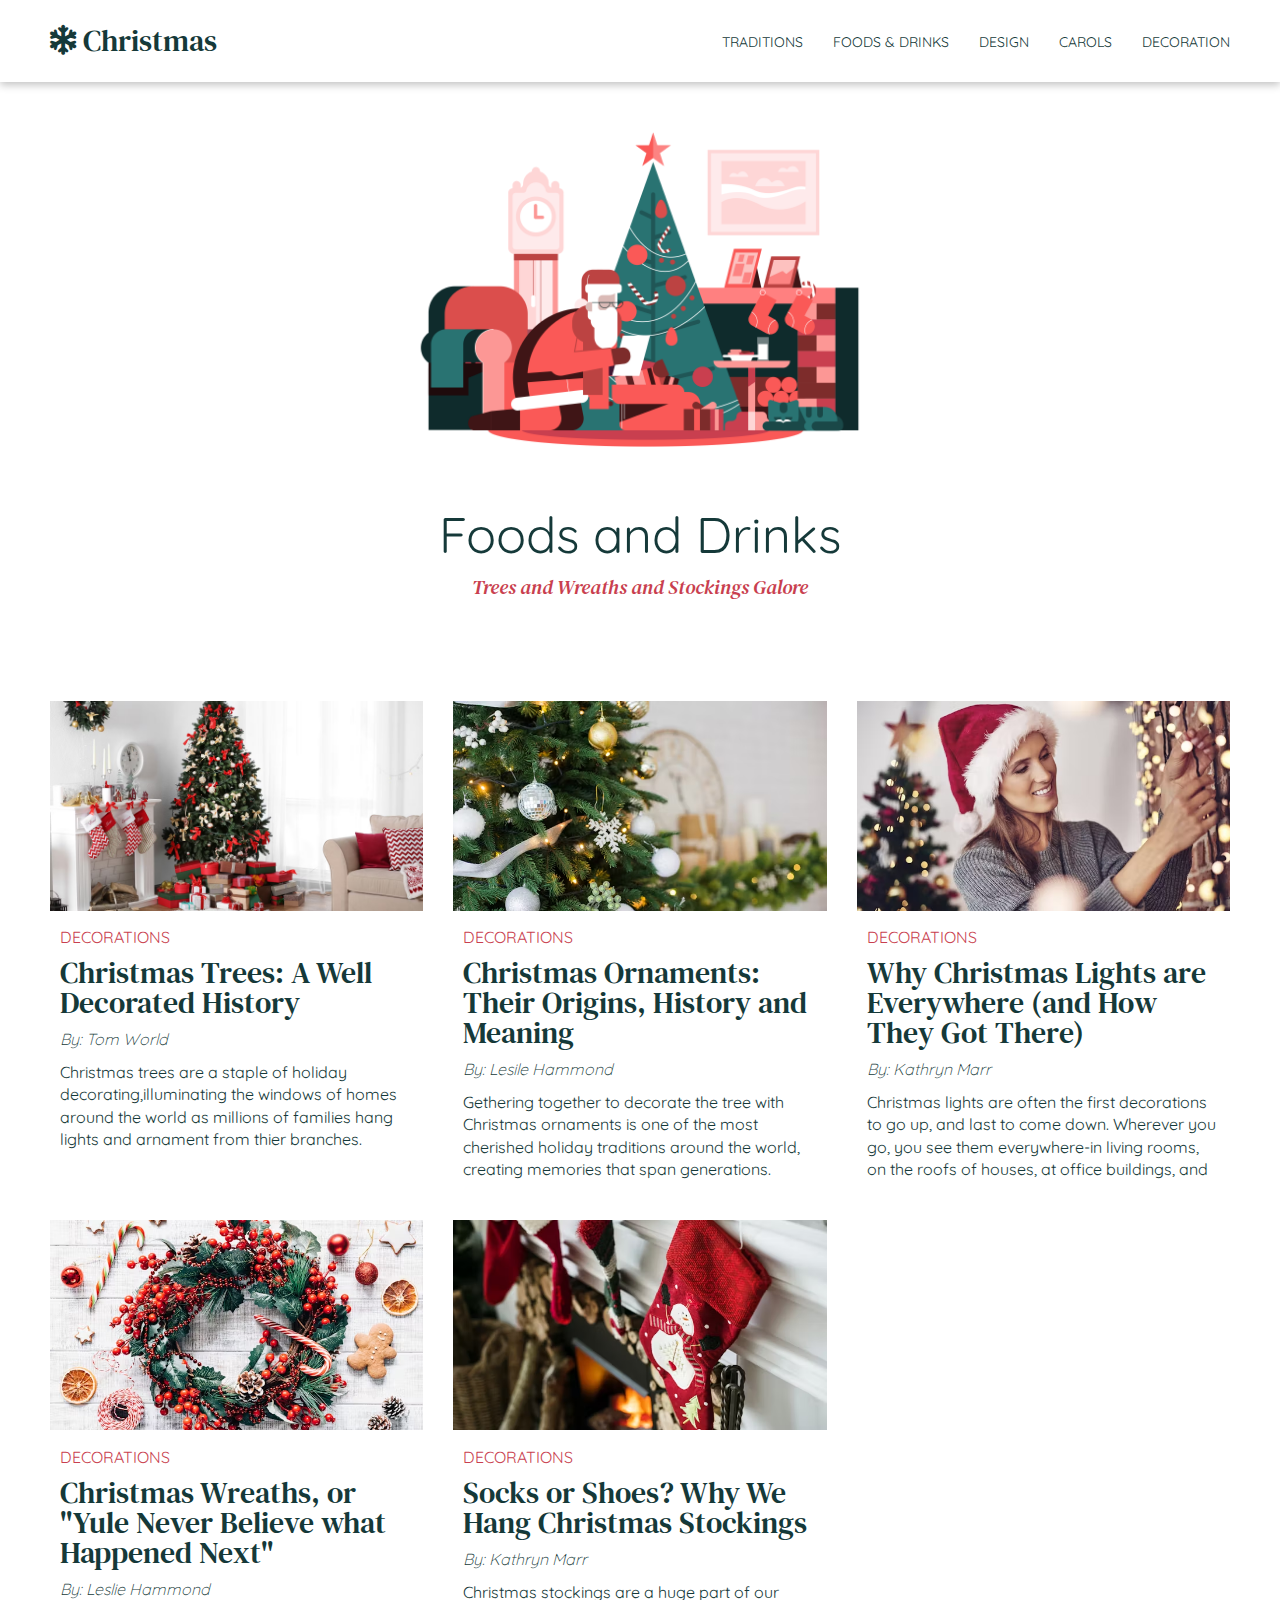
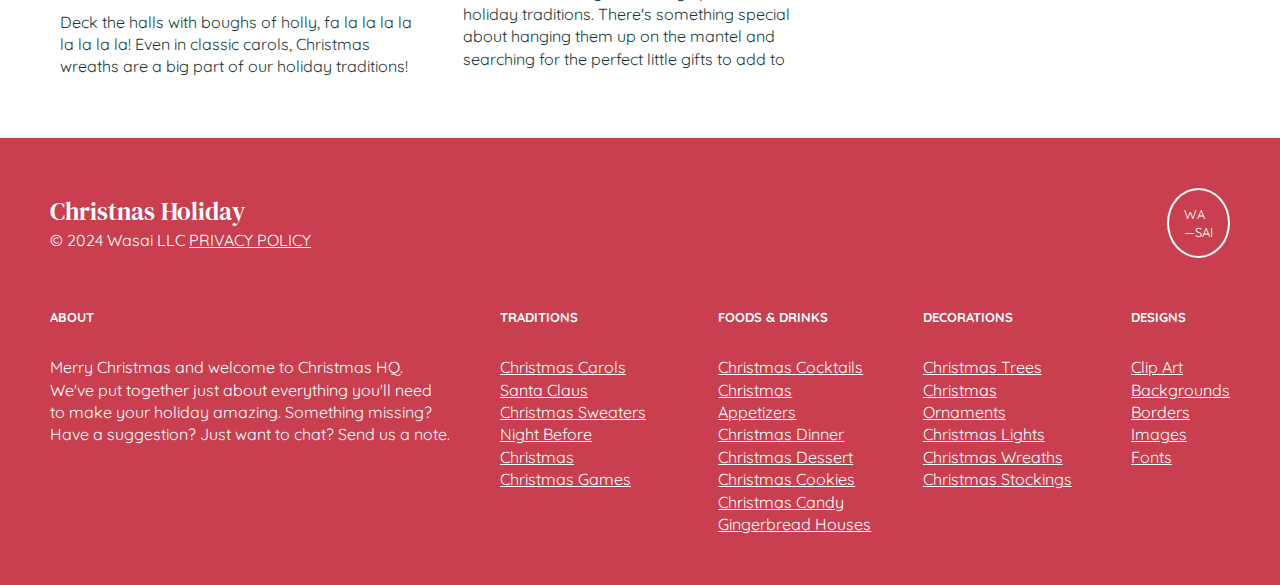
<file: decor.html>
<!DOCTYPE html>
<html lang="en">
  <head>
    <meta charset="UTF-8" />
    <meta name="viewport" content="width=device-width, initial-scale=1.0" />
    <title>Christmas Holiday</title>
    <link rel="icon" href="./IMG/logo.jpg" />
    <link rel="stylesheet" href="./style.css" />
    <link
      rel="stylesheet"
      href="https://cdnjs.cloudflare.com/ajax/libs/font-awesome/6.7.1/css/all.min.css"
    />
  </head>
  <body>
    
    <!--HEADER  -->
    <header class="header">
      <div class="container">
        <div class="header__wrapper">
          <div class="header__logo">
            <a href="./index.html"
              ><i class="fa-solid fa-snowflake"></i> Christmas
            </a>
          </div>
          <ul class="header__nav">
            <li><a href="./tradition.html">Traditions</a></li>
            <li><a href="./foods&drinks.html" class="active">Foods & drinks</a></li>
            <li><a href="./design.html">Design</a></li>
            <li><a href="./carols.html">Carols</a></li>
            <li><a href="./decor.html">Decoration</a></li>
          </ul>
          <div class="toggle__menu">
            <span></span>
            <span></span>
            <span></span>
          </div>
        </div>
      </div>
    </header>

           <!-- DECOR BANNER -->
           <section class="decorBanner">
            <div class="container">
              <div class="decorBanner__wrapper">
                <img src="./IMG/christmas-traditions.png" alt="" />
                <h1>Foods and Drinks</h1>
                <h5>Trees and Wreaths and Stockings Galore</h5>
              </div>
            </div>
          </section>
    
                <!-- DECOR -->
      <section class="bannerDecor">
        <div class="container">
          <div class="bannerDecor__wrapper">
            <div class="bannerDecor__cards">
              <div class="cards">
                <img src="./IMG/christmas-trees.avif" alt="" />
                <div class="card__details">
                  <span>DECORATIONS</span>
                  <h3>Christmas Trees: A Well Decorated History</h3>
                  <small>By: Tom World</small>
                  <p>
                    Christmas trees are a staple of holiday decorating,illuminating the windows of homes around the world as
                    millions of families hang lights and arnament from thier branches.
                  </p>
                </div>
              </div>
              <div class="cards">
                <img src="./IMG/christmas-ornaments.avif" alt="" />
                <div class="card__details">
                  <span>DECORATIONS</span>
                  <h3>Christmas Ornaments: Their Origins, History and Meaning</h3>
                  <small>By: Lesile Hammond</small>
                  <p>
                    Gethering together to decorate the tree with Christmas ornaments is
                     one of the most cherished holiday traditions around the world, creating 
                     memories that span generations.
                  </p>
                </div>
              </div>
              <div class="cards">
                <img src="./IMG/christmas-lights.avif" alt="" />
                <div class="card__details">
                  <span>DECORATIONS</span>
                  <h3>Why Christmas Lights are Everywhere (and How They Got There)</h3>
                  <small>By: Kathryn Marr</small>
                  <p>
                    Christmas lights are often the first decorations to go up, and 
                    last to come down. Wherever you go, you see them everywhere-in 
                    living rooms, on the roofs of houses, at office buildings, and
                  </p>
                </div>
              </div>
              <div class="cards">
                <img src="./IMG/christmas-wreaths.avif" alt="" />
                <div class="card__details">
                  <span>DECORATIONS</span>
                  <h3>Christmas Wreaths, or "Yule Never Believe what Happened Next"</h3>
                  <small>By: Leslie Hammond</small>
                  <p>
                    Deck the halls with boughs of holly, fa la la la la la la la la!
                     Even in classic carols, Christmas wreaths are a big part of our holiday traditions!
                  </p>
                </div>
              </div>
              <div class="cards">
                <img src="./IMG/christmas-stockings.avif" alt="" />
                <div class="card__details">
                  <span>DECORATIONS</span>
                  <h3>Socks or Shoes? Why We Hang Christmas Stockings</h3>
                  <small>By: Kathryn Marr</small>
                  <p>
                    Christmas stockings are a huge part of our holiday traditions. 
                    There's something special about hanging them up on the mantel and 
                    searching for the perfect little gifts to add to
                  </p>
                </div>
              </div>
          </div>
        </div>
      </section>
          <!-- FOOTER -->
          <footer class="footer">
            <div class="container">
              <div class="fotter__wrapper">
                <div class="footer__top">
                  <ul>
                    <li><h4>Christnas Holiday</h4></li>
                    <li>© 2024 Wasai LLC <span>Privacy Policy</span></li>
                  </ul>
                  <p>WA <br> 
                    —SAI
                  </p>
                </div>
                <div class="footer__links">
                  <ul>
                    <li><small>ABOUT</small></li>
                    <li>
                      <p>Merry Christmas and welcome to Christmas HQ. We've put
                        together just about everything you'll need to make your
                        holiday amazing. Something missing? Have a suggestion? Just
                        want to chat? Send us a note.
                      </p>
                    </li>
                  </ul>
                  <div class="footer__links--a">
                    <ul>
                      <li><small>TRADITIONS</small></li>
                      <li><a href="">Christmas Carols</a></li>
                      <li><a href="">Santa Claus</a></li>
                      <li><a href="">Christmas Sweaters</a></li>
                      <li><a href="">Night Before Christmas</a></li>
                      <li><a href="">Christmas Games</a></li>
                    </ul>
                    <ul>
                      <li><small>FOODS & DRINKS</small></li>
                      <li><a href="">Christmas Cocktails</a></li>
                      <li><a href="">Christmas Appetizers</a></li>
                      <li><a href="">Christmas Dinner</a></li>
                      <li><a href="">Christmas Dessert</a></li>
                      <li><a href="">Christmas Cookies</a></li>
                      <li><a href="">Christmas Candy</a></li>
                      <li><a href="">Gingerbread Houses</a></li>
                    </ul>
                  </div>
                  <div class="footer__links--b">
                    <ul>
                      <li><small>DECORATIONS</small></li>
                      <li><a href="">Christmas Trees</a></li>
                      <li><a href="">Christmas Ornaments</a></li>
                      <li><a href="">Christmas Lights</a></li>
                      <li><a href="">Christmas Wreaths</a></li>
                      <li><a href="">Christmas Stockings</a></li>
                    </ul>
                    <ul>
                      <li><small>DESIGNS</small></li>
                      <li><a href="">Clip Art</a></li>
                      <li><a href="">Backgrounds</a></li>
                      <li><a href="">Borders</a></li>
                      <li><a href="">Images</a></li>
                      <li><a href="">Fonts</a></li>
                    </ul>
                  </div>
                </div>
              </div>
            </div>
           </footer>
           <script src="./toggle__menu.js"></script>
      </body>
    </html>
</file>
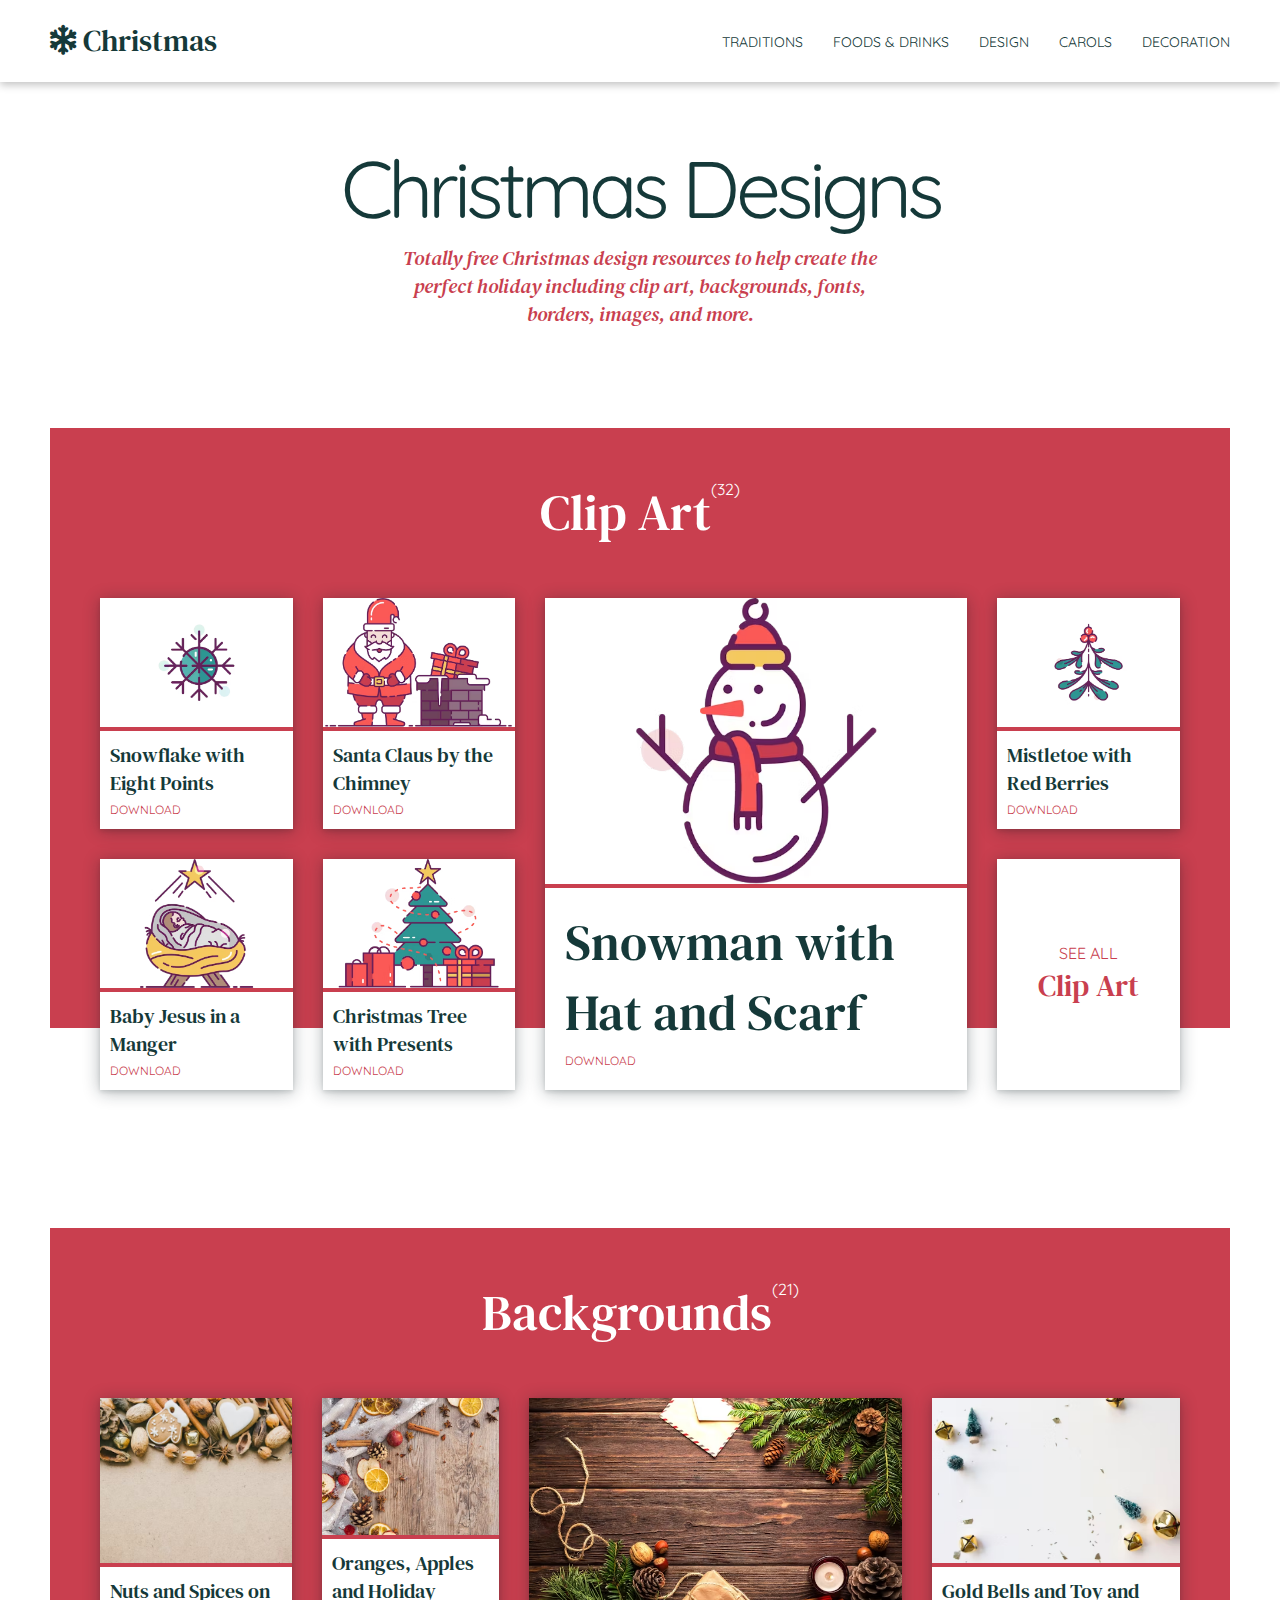
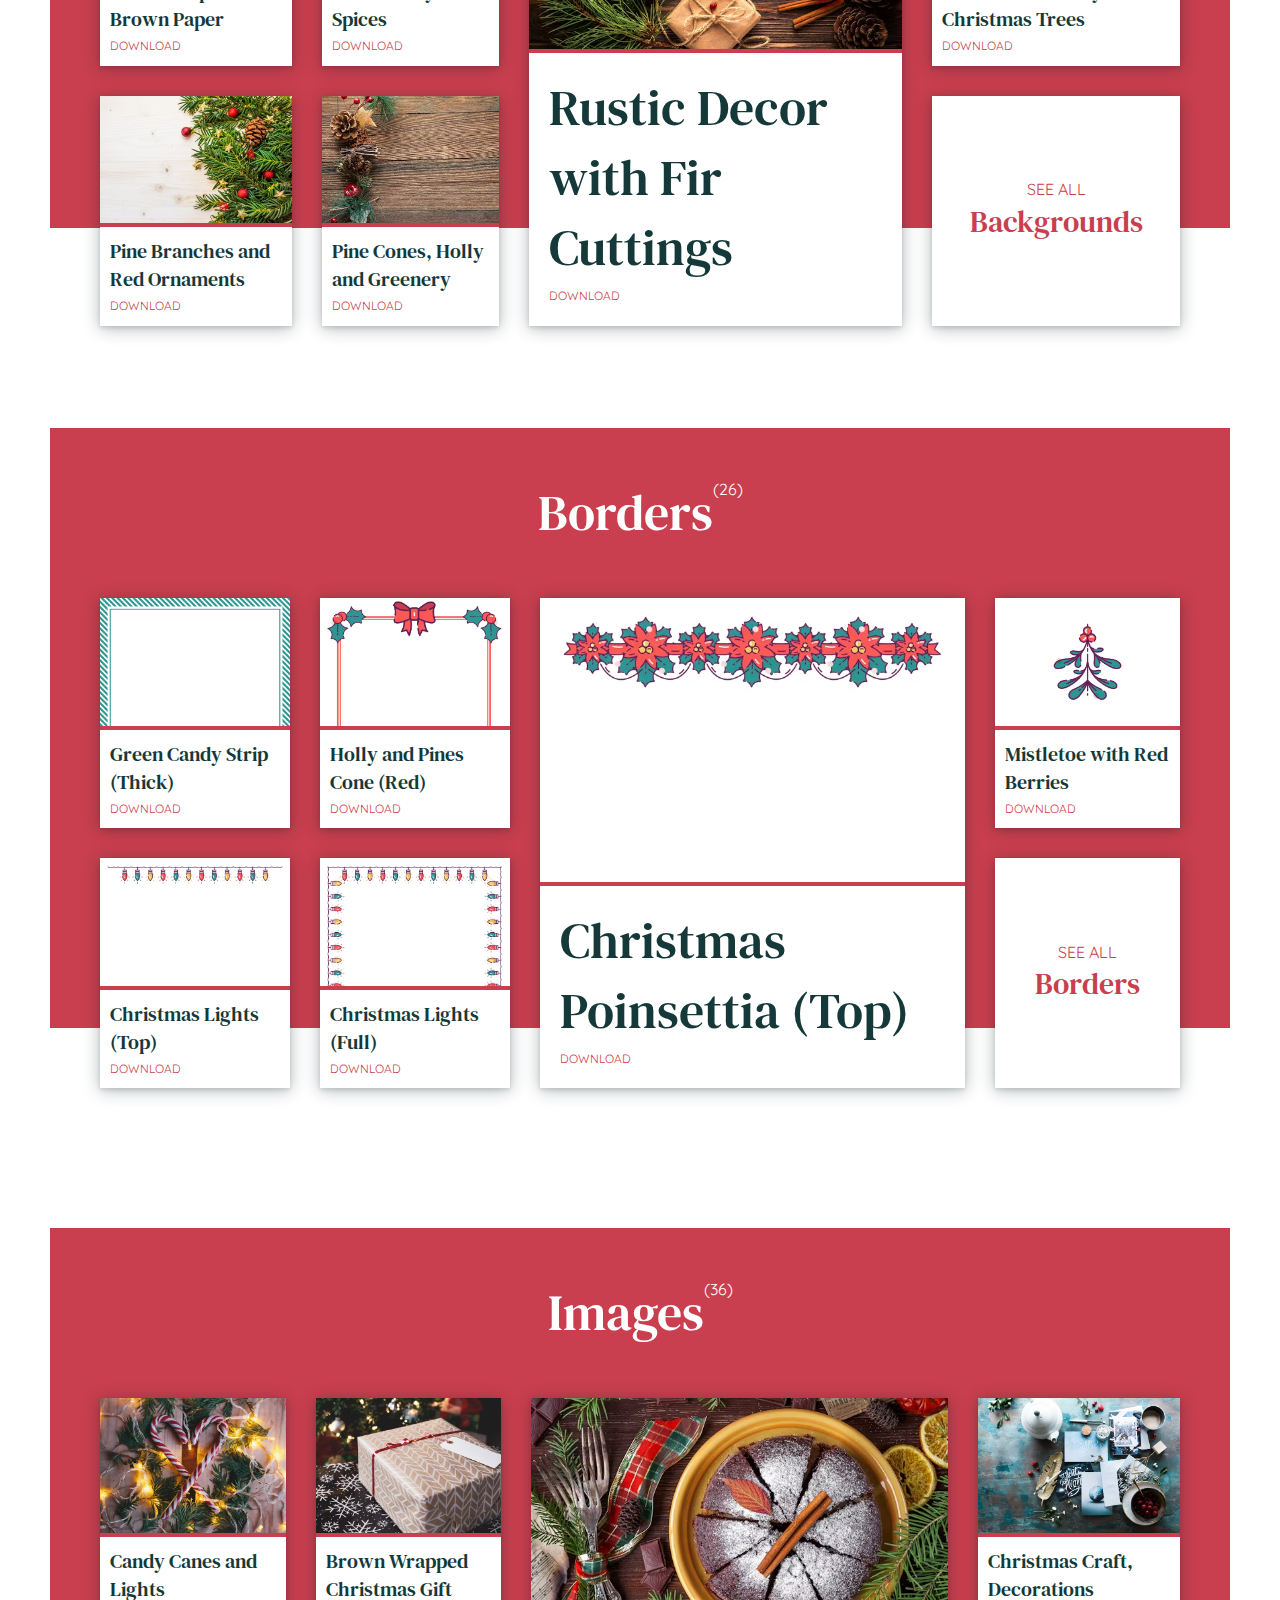
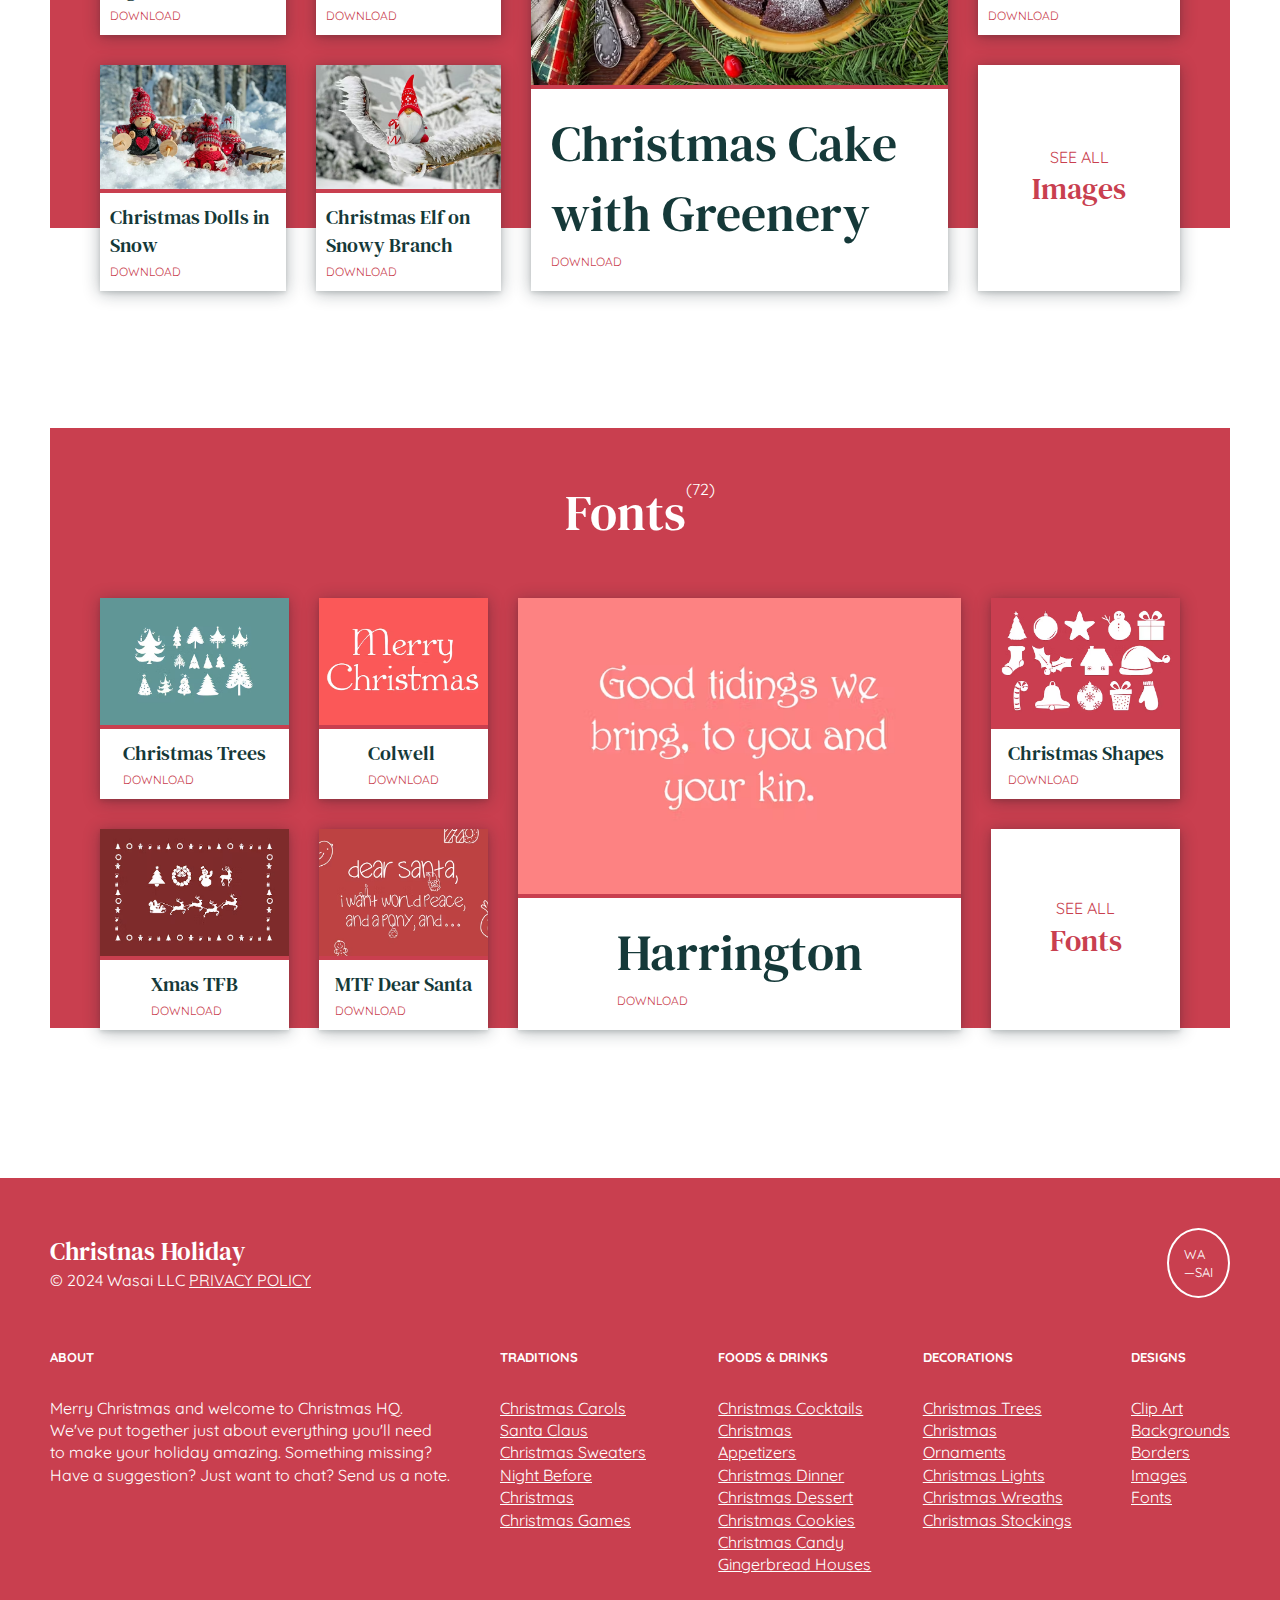
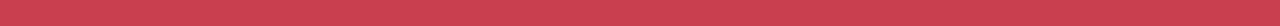
<file: design.html>
<!DOCTYPE html>
<html lang="en">
  <head>
    <meta charset="UTF-8" />
    <meta name="viewport" content="width=device-width, initial-scale=1.0" />
    <title>Christmas Holiday</title>
    <link rel="icon" href="./IMG/logo.jpg" />
    <link rel="stylesheet" href="./style.css" />
    <link
      rel="stylesheet"
      href="https://cdnjs.cloudflare.com/ajax/libs/font-awesome/6.7.1/css/all.min.css"
    />
     </head>
    <body>
    <!--HEADER  -->
    <header class="header">
        <div class="container">
          <div class="header__wrapper">
            <div class="header__logo">
              <a href="./index.html"
                ><i class="fa-solid fa-snowflake"></i> Christmas
              </a>
            </div>
            <ul class="header__nav">
              <li><a href="./tradition.html">Traditions</a></li>
              <li><a href="./foods&drinks.html">Foods & drinks</a></li>
              <li><a href="./design.html" class="active">Design</a></li>
              <li><a href="./carols.html">Carols</a></li>
              <li><a href="./decor.html">Decoration</a></li>
            </ul>
            <div class="toggle__menu">
              <span></span>
              <span></span>
              <span></span>
            </div>
          </div>
        </div>
      </header>

        <!-- DESIGN BANNER -->
        <section class="designBanner">
            <div class="container">
                <div class="designBanner__wrapper">
                    <h1>Christmas Designs</h1>
                    <h5>
                        Totally free Christmas design resources to help create the perfect
                        holiday including clip art, backgrounds, fonts, borders, images, and
                        more.
                    </h5>
                </div>
            </div>
        </section>

        <!-- CLIP ART -->
        <section class="art">
            <div class="container">
                <div class="art__wrapper">
                    <div class="art__title">
                        <h2>Clip Art</h2>
                        <sup>(32)</sup>
                    </div>
                    <div class="art__content">
                        <div class="grid art--a">
                            <img src="./IMG/snowflake-with-eight-points.avif" alt="">
                            <div class="grid__text">
                                <h5>Snowflake with Eight Points</h5>
                                <a href="">DOWNLOAD</a>
                            </div>
                        </div>
                        <div class="grid art--b">
                            <img src="./IMG/baby-jesus-in-a-manger.avif" alt="">
                            <div class="grid__text">
                                <h5>Baby Jesus in a Manger</h5>
                                <a href="">DOWNLOAD</a>
                            </div>
                        </div>
                        <div class="grid art--c">
                            <img src="./IMG/santa-claus-by-the-chimney.avif" alt="">
                            <div class="grid__text">
                                <h5>Santa Claus by the Chimney</h5>
                                <a href="">DOWNLOAD</a>
                            </div>
                        </div>
                        <div class="grid art--d">
                            <img src="./IMG/christmas-tree-with-presents.avif" alt="">
                            <div class="grid__text">
                                <h5>Christmas Tree with Presents</h5>
                                <a href="">DOWNLOAD</a>
                            </div>
                        </div>
                        <div class="grid art--e">
                            <img src="./IMG/snowman-with-hat-and-scarf.avif" alt="">
                            <div class="grid__text">
                                <h2>Snowman with Hat and Scarf</h2>
                                <a href="">DOWNLOAD</a>
                            </div>
                        </div>
                        <div class="grid art--f">
                            <img src="./IMG/mistletoe-with-red-berries.avif" alt="">
                            <div class="grid__text">
                                <h5>Mistletoe with Red Berries</h5>
                                <a href="">DOWNLOAD</a>
                            </div>
                        </div>
                        <div class="grid art--g">
                            <span>SEE ALL</span>
                            <h3>Clip Art</h3>
                        </div>
                    </div>
                </div>
            </div>
         </section>


         <!-- BACKGROUNDS -->
         <section class="art">
            <div class="container">
                <div class="art__wrapper">
                    <div class="art__title">
                        <h2>Backgrounds</h2>
                        <sup>(21)</sup>
                    </div>
                    <div class="art__content">
                        <div class="grid art--a">
                            <img src="./IMG/cookies-spices-nuts-cinnamon-light-brown-christmas-background.avif" alt="">
                            <div class="grid__text">
                                <h5>Nuts and Spices on Brown Paper</h5>
                                <a href="">DOWNLOAD</a>
                            </div>
                        </div>
                        <div class="grid art--b">
                            <img src="./IMG/pine-branches-red-ornaments-white-wood-christmas-background.avif" alt="">
                            <div class="grid__text">
                                <h5>Pine Branches and Red Ornaments</h5>
                                <a href="">DOWNLOAD</a>
                            </div>
                        </div>
                        <div class="grid art--c">
                            <img src="./IMG/oranges-apples-cinnamon-anise-wood-table-christmas-background.avif" alt="">
                            <div class="grid__text">
                                <h5>Oranges, Apples and  Holiday Spices</h5>
                                <a href="">DOWNLOAD</a>
                            </div>
                        </div>
                        <div class="grid art--d">
                            <img src="./IMG/pine-cone-holly-berry-greenery-brown-wood-christmas-background.avif" alt="">
                            <div class="grid__text">
                                <h5>Pine Cones, Holly and Greenery</h5>
                                <a href="">DOWNLOAD</a>
                            </div>
                        </div>
                        <div class="grid art--e">
                            <img src="./IMG/rustic-vintage-twine-green-fir-wood-christmas-background.avif" alt="">
                            <div class="grid__text">
                                <h2>Rustic Decor with Fir Cuttings</h2>
                                <a href="">DOWNLOAD</a>
                            </div>
                        </div>
                        <div class="grid art--f">
                            <img src="./IMG/gold-bells-green-toy-trees-white-christmas-background.avif" alt="">
                            <div class="grid__text">
                                <h5>Gold Bells and Toy and Christmas Trees</h5>
                                <a href="">DOWNLOAD</a>
                            </div>
                        </div>
                        <div class="grid art--g">
                            <span>SEE ALL</span>
                            <h3>Backgrounds</h3>
                        </div>
                    </div>
                </div>
            </div>
         </section>

         <!-- BORDERS -->
         <section class="art">
            <div class="container">
                <div class="art__wrapper">
                    <div class="art__title">
                        <h2>Borders</h2>
                        <sup>(26)</sup>
                    </div>
                    <div class="art__content">
                        <div class="grid art--a">
                            <img src="./IMG/green-candy-cane-stripe-thick-border.avif" alt="">
                            <div class="grid__text">
                                <h5>Green Candy Strip (Thick)</h5>
                                <a href="">DOWNLOAD</a>
                            </div>
                        </div>
                        <div class="grid art--b">
                            <img src="./IMG/christmas-lights-top-border.avif" alt="">
                            <div class="grid__text">
                                <h5>Christmas Lights (Top)</h5>
                                <a href="">DOWNLOAD</a>
                            </div>
                        </div>
                        <div class="grid art--c">
                            <img src="./IMG/holly-pine-cone-bow-red-border.avif" alt="">
                            <div class="grid__text">
                                <h5>Holly and Pines Cone (Red)</h5>
                                <a href="">DOWNLOAD</a>
                            </div>
                        </div>
                        <div class="grid art--d">
                            <img src="./IMG/christmas-lights-full-border.avif" alt="">
                            <div class="grid__text">
                                <h5>Christmas Lights (Full)</h5>
                                <a href="">DOWNLOAD</a>
                            </div>
                        </div>
                        <div class="grid art--e">
                            <img src="./IMG/christmas-poinsettia-top-bottom-border.avif" alt="">
                            <div class="grid__text">
                                <h2>Christmas Poinsettia (Top)</h2>
                                <a href="">DOWNLOAD</a>
                            </div>
                        </div>
                        <div class="grid art--f">
                            <img src="./IMG/mistletoe-with-red-berries.avif" alt="">
                            <div class="grid__text">
                                <h5>Mistletoe with Red Berries</h5>
                                <a href="">DOWNLOAD</a>
                            </div>
                        </div>
                        <div class="grid art--g">
                            <span>SEE ALL</span>
                            <h3>Borders</h3>
                        </div>
                    </div>
                </div>
            </div>
         </section>
         <!-- IMAGES -->
         <section class="art">
            <div class="container">
                <div class="art__wrapper">
                    <div class="art__title">
                        <h2>Images</h2>
                        <sup>(36)</sup>
                    </div>
                    <div class="art__content">
                        <div class="grid art--a">
                            <img src="./IMG/candy-canes-and-christmas-lights.avif" alt="">
                            <div class="grid__text">
                                <h5>Candy Canes and Lights</h5>
                                <a href="">DOWNLOAD</a>
                            </div>
                        </div>
                        <div class="grid art--b">
                            <img src="./IMG/christmas-dolls-in-snowy-landscape.avif" alt="">
                            <div class="grid__text">
                                <h5>Christmas Dolls in Snow</h5>
                                <a href="">DOWNLOAD</a>
                            </div>
                        </div>
                        <div class="grid art--c">
                            <img src="./IMG/brown-wrapped-christmas-gift-on-snowflake-background.avif" alt="">
                            <div class="grid__text">
                                <h5>Brown Wrapped Christmas Gift</h5>
                                <a href="">DOWNLOAD</a>
                            </div>
                        </div>
                        <div class="grid art--d">
                            <img src="./IMG/christmas-elf-on-snowy-branch.avif" alt="">
                            <div class="grid__text">
                                <h5>Christmas Elf on Snowy Branch</h5>
                                <a href="">DOWNLOAD</a>
                            </div>
                        </div>
                        <div class="grid art--e">
                            <img src="./IMG/christmas-cake-with-sprigs-of-fir.avif" alt="">
                            <div class="grid__text">
                                <h2>Christmas Cake with Greenery</h2>
                                <a href="">DOWNLOAD</a>
                            </div>
                        </div>
                        <div class="grid art--f">
                            <img src="./IMG/christmas-crafts-and-decorations.avif" alt="">
                            <div class="grid__text">
                                <h5>Christmas Craft, Decorations</h5>
                                <a href="">DOWNLOAD</a>
                            </div>
                        </div>
                        <div class="grid art--g">
                            <span>SEE ALL</span>
                            <h3>Images</h3>
                        </div>
                    </div>
                </div>
            </div>
         </section>
         <!-- FONTS -->
         <section class="art">
            <div class="container">
                <div class="art__wrapper">
                    <div class="art__title">
                        <h2>Fonts</h2>
                        <sup>(72)</sup>
                    </div>
                    <div class="art__content">
                        <div class="grid art--a">
                            <img src="./IMG/christmas-trees-christmas-font.avif" alt="">
                            <div class="grid__text">
                                <h5>Christmas Trees</h5>
                                <a href="">DOWNLOAD</a>
                            </div>
                        </div>
                        <div class="grid art--b">
                            <img src="./IMG/xmas-tfb-christmas-font.avif" alt="">
                            <div class="grid__text">
                                <h5>Xmas TFB</h5>
                                <a href="">DOWNLOAD</a>
                            </div>
                        </div>
                        <div class="grid art--c">
                            <img src="./IMG/colwell-christmas-font.avif" alt="">
                            <div class="grid__text">
                                <h5>Colwell</h5>
                                <a href="">DOWNLOAD</a>
                            </div>
                        </div>
                        <div class="grid art--d">
                            <img src="./IMG/mtf-dear-santa-christmas-font.avif" alt="">
                            <div class="grid__text">
                                <h5>MTF Dear Santa</h5>
                                <a href="">DOWNLOAD</a>
                            </div>
                        </div>
                        <div class="grid art--e">
                            <img src="./IMG/harrington-christmas-font.avif" alt="">
                            <div class="grid__text">
                                <h2>Harrington</h2>
                                <a href="">DOWNLOAD</a>
                            </div>
                        </div>
                        <div class="grid art--f">
                            <img src="./IMG/christmas-shapes-christmas-font.avif" alt="">
                            <div class="grid__text">
                                <h5>Christmas Shapes</h5>
                                <a href="">DOWNLOAD</a>
                            </div>
                        </div>
                        <div class="grid art--g">
                            <span>SEE ALL</span>
                            <h3>Fonts</h3>
                        </div>
                    </div>
                </div>
            </div>
         </section>
        <!-- FOOTER -->
           <footer class="footer">
            <div class="container">
              <div class="fotter__wrapper">
                <div class="footer__top">
                  <ul>
                    <li><h4>Christnas Holiday</h4></li>
                    <li>© 2024 Wasai LLC <span>Privacy Policy</span></li>
                  </ul>
                  <p>WA <br> 
                    —SAI
                  </p>
                </div>
                <div class="footer__links">
                  <ul>
                    <li><small>ABOUT</small></li>
                    <li>
                      <p>Merry Christmas and welcome to Christmas HQ. We've put
                        together just about everything you'll need to make your
                        holiday amazing. Something missing? Have a suggestion? Just
                        want to chat? Send us a note.
                      </p>
                    </li>
                  </ul>
                  <div class="footer__links--a">
                    <ul>
                      <li><small>TRADITIONS</small></li>
                      <li><a href="">Christmas Carols</a></li>
                      <li><a href="">Santa Claus</a></li>
                      <li><a href="">Christmas Sweaters</a></li>
                      <li><a href="">Night Before Christmas</a></li>
                      <li><a href="">Christmas Games</a></li>
                    </ul>
                    <ul>
                      <li><small>FOODS & DRINKS</small></li>
                      <li><a href="">Christmas Cocktails</a></li>
                      <li><a href="">Christmas Appetizers</a></li>
                      <li><a href="">Christmas Dinner</a></li>
                      <li><a href="">Christmas Dessert</a></li>
                      <li><a href="">Christmas Cookies</a></li>
                      <li><a href="">Christmas Candy</a></li>
                      <li><a href="">Gingerbread Houses</a></li>
                    </ul>
                  </div>
                  <div class="footer__links--b">
                    <ul>
                      <li><small>DECORATIONS</small></li>
                      <li><a href="">Christmas Trees</a></li>
                      <li><a href="">Christmas Ornaments</a></li>
                      <li><a href="">Christmas Lights</a></li>
                      <li><a href="">Christmas Wreaths</a></li>
                      <li><a href="">Christmas Stockings</a></li>
                    </ul>
                    <ul>
                      <li><small>DESIGNS</small></li>
                      <li><a href="">Clip Art</a></li>
                      <li><a href="">Backgrounds</a></li>
                      <li><a href="">Borders</a></li>
                      <li><a href="">Images</a></li>
                      <li><a href="">Fonts</a></li>
                    </ul>
                  </div>
                </div>
              </div>
            </div>
           </footer>
    
           <script src="./toggle__menu.js"></script>
      </body>
    </html>
</file>
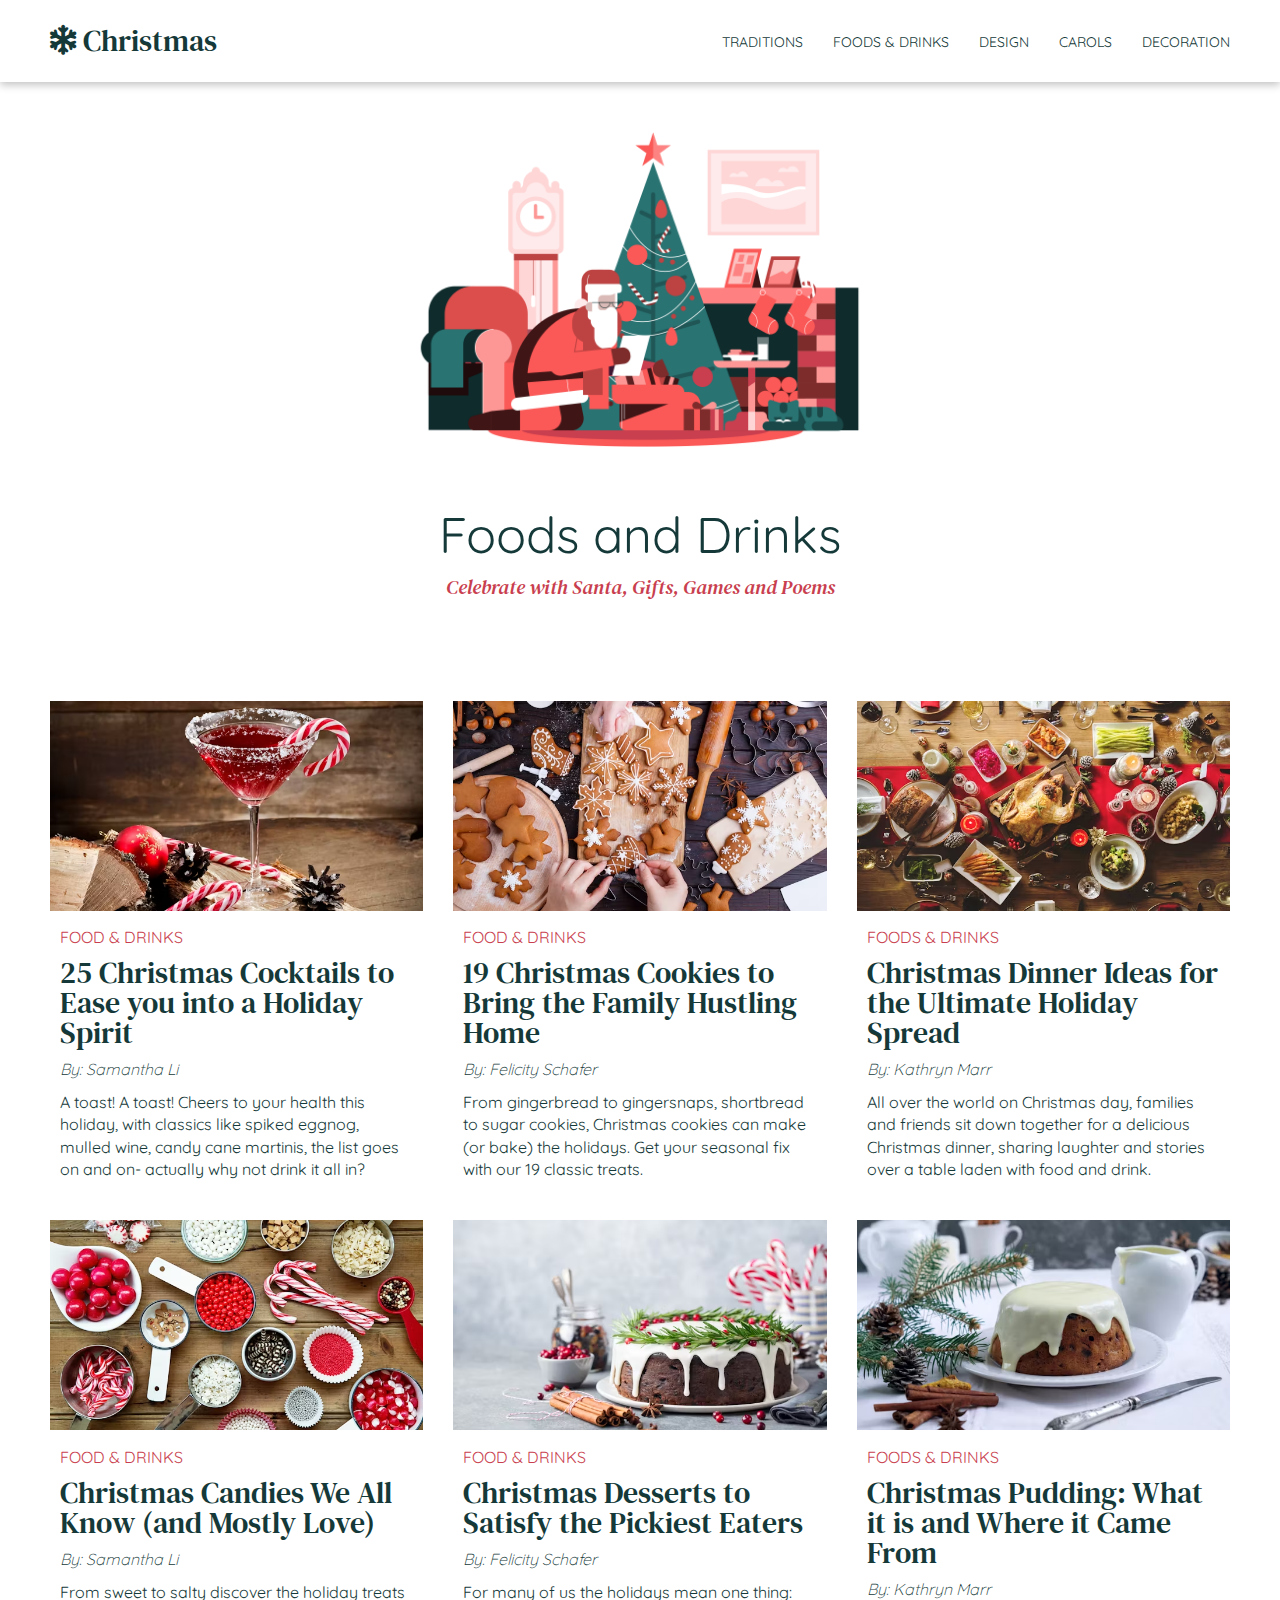
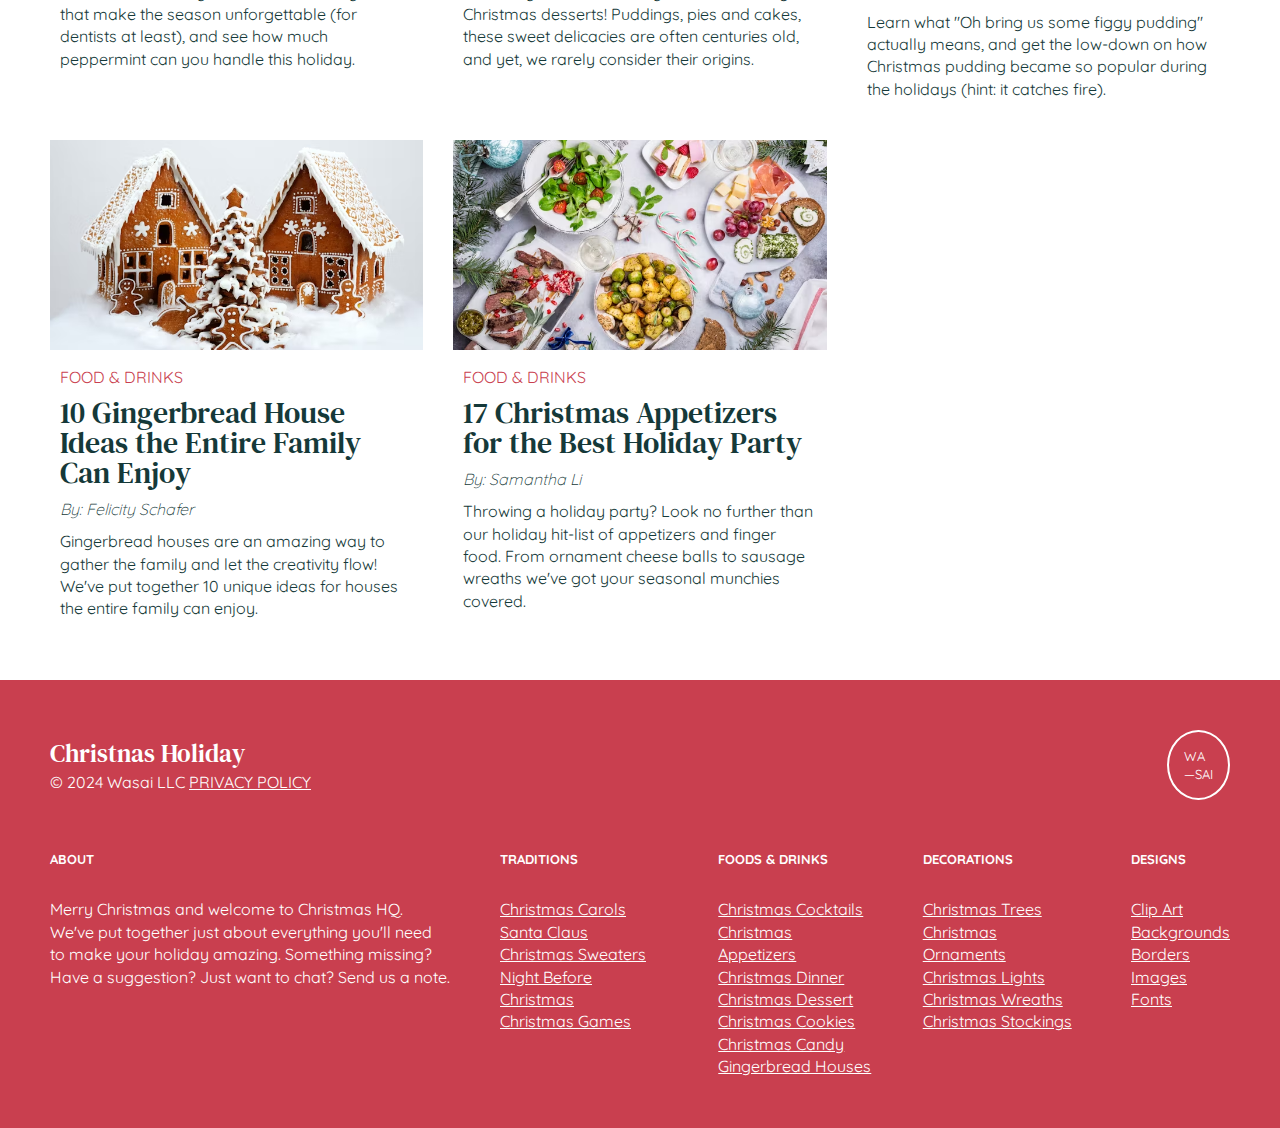
<file: foods&drinks.html>
<!DOCTYPE html>
<html lang="en">
  <head>
    <meta charset="UTF-8" />
    <meta name="viewport" content="width=device-width, initial-scale=1.0" />
    <title>Christmas Holiday</title>
    <link rel="icon" href="./IMG/logo.jpg" />
    <link rel="stylesheet" href="./style.css" />
    <link
      rel="stylesheet"
      href="https://cdnjs.cloudflare.com/ajax/libs/font-awesome/6.7.1/css/all.min.css"
    />
  </head>
  <body>
    
    <!--HEADER  -->
    <header class="header">
      <div class="container">
        <div class="header__wrapper">
          <div class="header__logo">
            <a href="./index.html"
              ><i class="fa-solid fa-snowflake"></i> Christmas
            </a>
          </div>
          <ul class="header__nav">
            <li><a href="./tradition.html">Traditions</a></li>
            <li><a href="./foods&drinks.html" class="active">Foods & drinks</a></li>
            <li><a href="./design.html">Design</a></li>
            <li><a href="./carols.html">Carols</a></li>
            <li><a href="./decor.html">Decoration</a></li>
          </ul>
          <div class="toggle__menu">
            <span></span>
            <span></span>
            <span></span>
          </div>
        </div>
      </div>
    </header>

    <!-- FOODS&DRINKS BANNER -->
           <section class="foodBanner">
            <div class="container">
              <div class="foodBanner__wrapper">
                <img src="./IMG/christmas-traditions.png" alt="" />
                <h1>Foods and Drinks</h1>
                <h5>Celebrate with Santa, Gifts, Games and Poems</h5>
              </div>
            </div>
          </section>

          <!-- FOOD&DRINKS -->
          <section class="food">
            <div class="container">
              <div class="food__wrapper">
                  <div class="bannerFood__cards">
                  <div class="cards">
                    <img src="./IMG/christmas-cocktails.avif" alt="" />
                    <div class="card__details">
                      <span>FOOD & DRINKS</span>
                      <h3>25 Christmas Cocktails to Ease you into a Holiday Spirit</h3>
                      <small>By: Samantha Li</small>
                      <p>
                        A toast! A toast! Cheers to your health this holiday, 
                        with classics like spiked eggnog, mulled wine, candy
                         cane martinis, the list goes on and on- actually why
                          not drink it all in?
                      </p>
                    </div>
                  </div>
                    <div class="cards">
                      <img src="./IMG/christmas-cookies.avif" alt="" />
                      <div class="card__details">
                        <span>FOOD & DRINKS</span>
                        <h3>19 Christmas Cookies to Bring the Family Hustling Home</h3>
                        <small>By: Felicity Schafer</small>
                        <p>
                          From gingerbread to gingersnaps, shortbread to sugar 
                          cookies, Christmas cookies can make (or bake) the holidays.
                           Get your seasonal fix with our 19 classic treats.
                        </p>
                      </div>
                    </div>
                    <div class="cards">
                      <img src="./IMG/christmas-dinner.avif" alt="" />
                      <div class="card__details">
                        <span>FOODS & DRINKS</span>
                        <h3>Christmas Dinner Ideas for the Ultimate Holiday Spread</h3>
                        <small>By: Kathryn Marr</small>
                        <p>
                          All over the world on Christmas day, families and friends sit
                           down together for a delicious Christmas dinner, sharing laughter
                            and stories over a table laden with food and drink.
                        </p>
                      </div>
                    </div>
                    <div class="cards">
                      <img src="./IMG/christmas-candy.avif" alt="" />
                      <div class="card__details">
                        <span>FOOD & DRINKS</span>
                        <h3>Christmas Candies We All Know (and Mostly Love)</h3>
                        <small>By: Samantha Li</small>
                        <p>
                          From sweet to salty discover the holiday treats that 
                          make the season unforgettable (for dentists at least), 
                          and see how much peppermint can you handle this holiday.
                        </p>
                      </div>
                    </div>
                    <div class="cards">
                      <img src="./IMG/christmas-desserts.avif" alt="" />
                      <div class="card__details">
                        <span>FOOD & DRINKS</span>
                        <h3>Christmas Desserts to Satisfy the Pickiest Eaters</h3>
                        <small>By: Felicity Schafer</small>
                        <p>
                          For many of us the holidays mean one thing: Christmas desserts!
                           Puddings, pies and cakes, these sweet delicacies are often centuries 
                           old, and yet, we rarely consider their origins.
                        </p>
                      </div>
                    </div>
                    <div class="cards">
                      <img src="./IMG/christmas-pudding.avif" alt="" />
                      <div class="card__details">
                        <span>FOODS & DRINKS</span>
                        <h3>Christmas Pudding: What it is and Where it Came From</h3>
                        <small>By: Kathryn Marr</small>
                        <p>
                          Learn what "Oh bring us some figgy pudding" actually means, 
                          and get the low-down on how Christmas pudding became so popular
                           during the holidays (hint: it catches fire).
                        </p>
                      </div>
                    </div>
                    <div class="cards">
                      <img src="./IMG/gingerbread-houses.avif" alt="" />
                      <div class="card__details">
                        <span>FOOD & DRINKS</span>
                        <h3>10 Gingerbread House Ideas the Entire Family Can Enjoy</h3>
                        <small>By: Felicity Schafer</small>
                        <p>
                          Gingerbread houses are an amazing way to gather the family
                           and let the creativity flow! We've put together 10 unique ideas
                            for houses the entire family can enjoy.
                        </p>
                      </div>
                    </div>
                    <div class="cards">
                      <img src="./IMG/christmas-appetizers.avif" alt="" />
                      <div class="card__details">
                        <span>FOOD & DRINKS</span>
                        <h3>17 Christmas Appetizers for the Best Holiday Party</h3>
                        <small>By: Samantha Li</small>
                        <p>
                          Throwing a holiday party? Look no further than our holiday hit-list
                           of appetizers and finger food. From ornament cheese balls to sausage 
                           wreaths we've got your seasonal munchies covered.
                        </p>
                      </div>
                    </div>
                  </div>
              </div>  
            </div>
          </section>
 
      <!-- FOOTER -->
       <footer class="footer">
        <div class="container">
          <div class="fotter__wrapper">
            <div class="footer__top">
              <ul>
                <li><h4>Christnas Holiday</h4></li>
                <li>© 2024 Wasai LLC <span>Privacy Policy</span></li>
              </ul>
              <p>WA <br> 
                —SAI
              </p>
            </div>
            <div class="footer__links">
              <ul>
                <li><small>ABOUT</small></li>
                <li>
                  <p>Merry Christmas and welcome to Christmas HQ. We've put
                    together just about everything you'll need to make your
                    holiday amazing. Something missing? Have a suggestion? Just
                    want to chat? Send us a note.
                  </p>
                </li>
              </ul>
              <div class="footer__links--a">
                <ul>
                  <li><small>TRADITIONS</small></li>
                  <li><a href="">Christmas Carols</a></li>
                  <li><a href="">Santa Claus</a></li>
                  <li><a href="">Christmas Sweaters</a></li>
                  <li><a href="">Night Before Christmas</a></li>
                  <li><a href="">Christmas Games</a></li>
                </ul>
                <ul>
                  <li><small>FOODS & DRINKS</small></li>
                  <li><a href="">Christmas Cocktails</a></li>
                  <li><a href="">Christmas Appetizers</a></li>
                  <li><a href="">Christmas Dinner</a></li>
                  <li><a href="">Christmas Dessert</a></li>
                  <li><a href="">Christmas Cookies</a></li>
                  <li><a href="">Christmas Candy</a></li>
                  <li><a href="">Gingerbread Houses</a></li>
                </ul>
              </div>
              <div class="footer__links--b">
                <ul>
                  <li><small>DECORATIONS</small></li>
                  <li><a href="">Christmas Trees</a></li>
                  <li><a href="">Christmas Ornaments</a></li>
                  <li><a href="">Christmas Lights</a></li>
                  <li><a href="">Christmas Wreaths</a></li>
                  <li><a href="">Christmas Stockings</a></li>
                </ul>
                <ul>
                  <li><small>DESIGNS</small></li>
                  <li><a href="">Clip Art</a></li>
                  <li><a href="">Backgrounds</a></li>
                  <li><a href="">Borders</a></li>
                  <li><a href="">Images</a></li>
                  <li><a href="">Fonts</a></li>
                </ul>
              </div>
            </div>
          </div>
        </div>
       </footer>
       <script src="./toggle__menu.js"></script>
  </body>
</html>
</file>
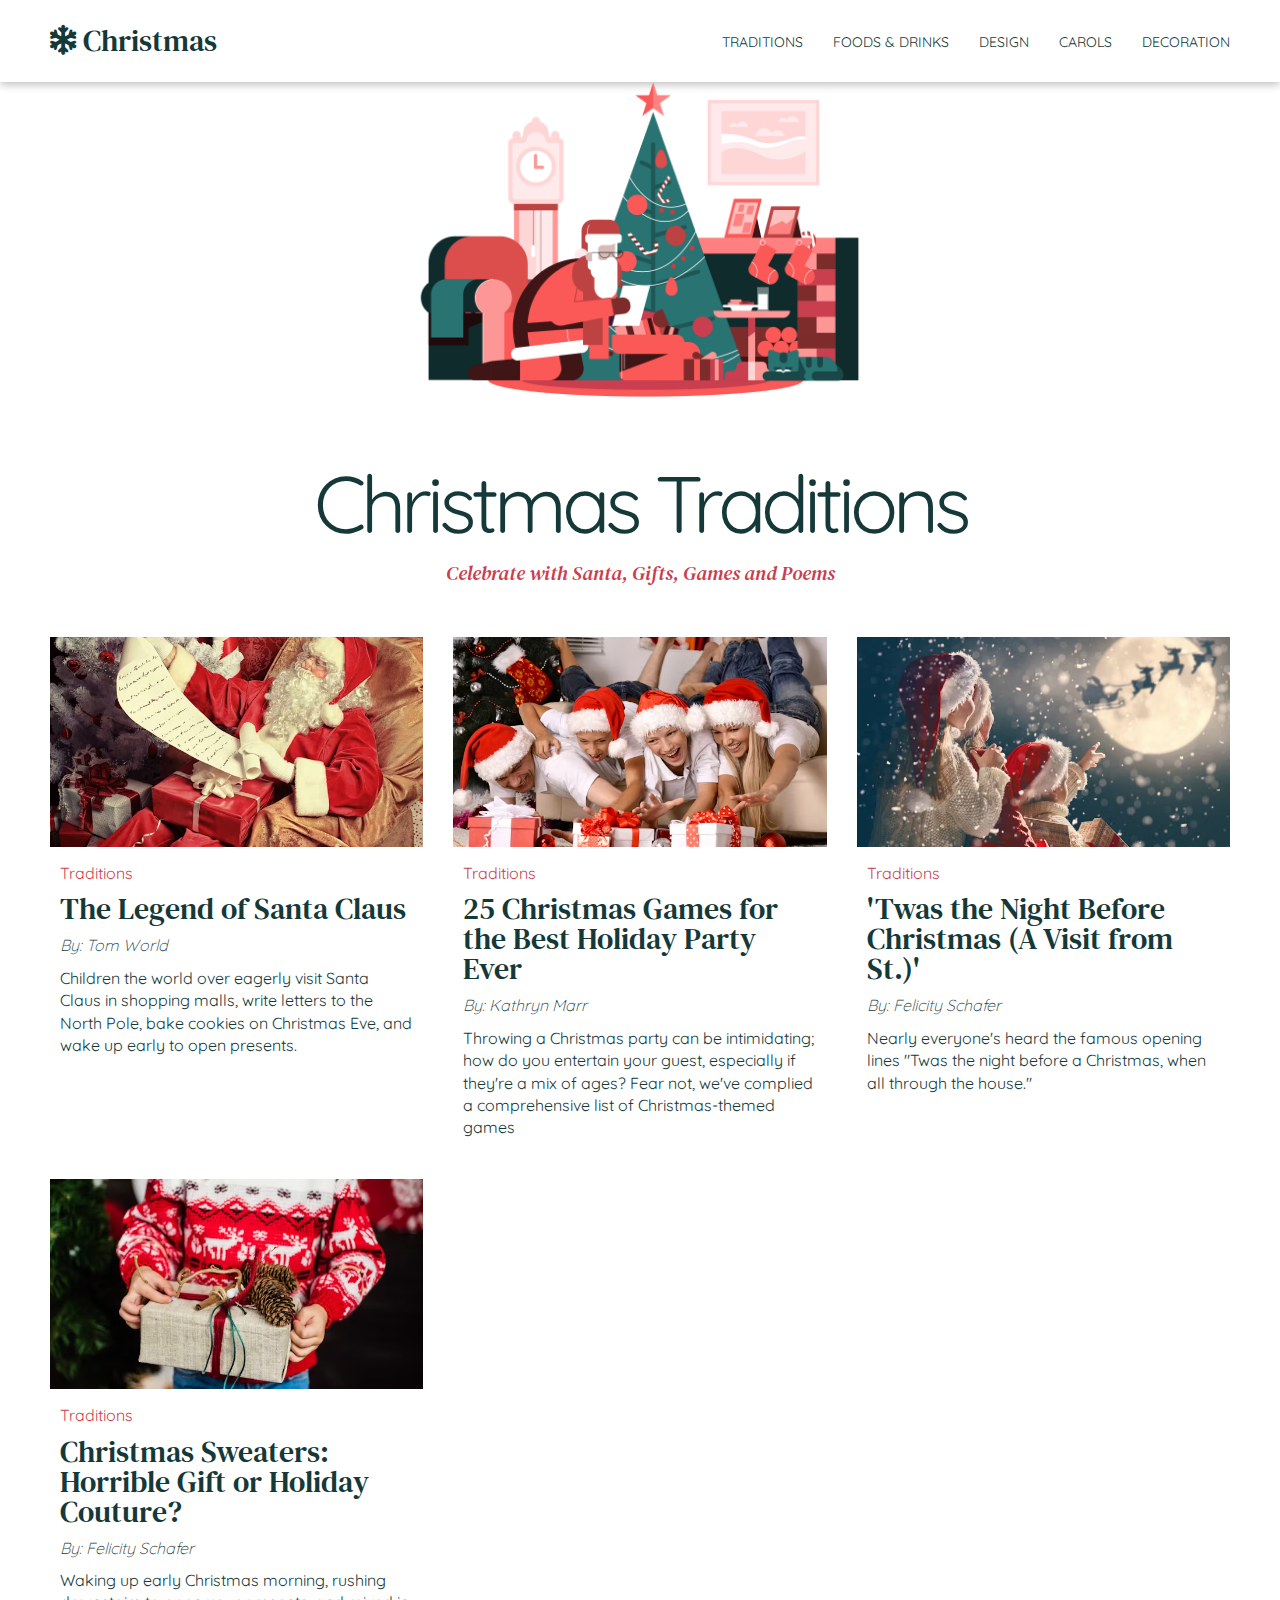
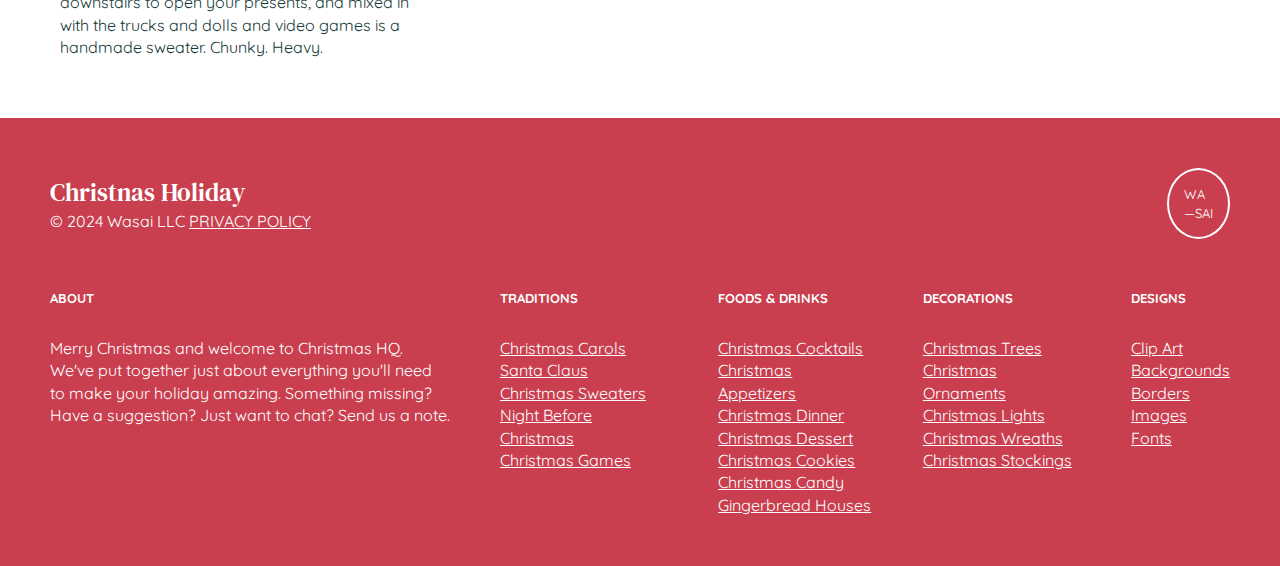
<file: tradition.html>
<!DOCTYPE html>
<html lang="en">
  <head>
    <meta charset="UTF-8" />
    <meta name="viewport" content="width=device-width, initial-scale=1.0" />
    <title>Christmas Holiday</title>
    <link rel="icon" href="./IMG/logo.jpg" />
    <link rel="stylesheet" href="./style.css" />
    <link
      rel="stylesheet"
      href="https://cdnjs.cloudflare.com/ajax/libs/font-awesome/6.7.1/css/all.min.css"
    />
  </head>
  <body>

    <!--HEADER  -->
    <header class="header">
      <div class="container">
        <div class="header__wrapper">
          <div class="header__logo">
            <a href="./index.html"
              ><i class="fa-solid fa-snowflake"></i> Christmas
            </a>
          </div>
          <ul class="header__nav">
            <li><a href="./tradition.html" class="active">Traditions</a></li>
            <li><a href="./foods&drinks.html">Foods & drinks</a></li>
            <li><a href="./design.html">Design</a></li>
            <li><a href="./carols.html">Carols</a></li>
            <li><a href="./decor.html">Decoration</a></li>
          </ul>
          <div class="toggle__menu">
            <span></span>
            <span></span>
            <span></span>
          </div>
        </div>
      </div>
    </header>

      <!-- TRADITION BANNER -->
      <section class="traditionBanner">
        <div class="container">
          <div class="traditionBanner__wrapper">
            <img src="./IMG/christmas-traditions.png" alt="" />
            <h1>Christmas Traditions</h1>
            <h5>Celebrate with Santa, Gifts, Games and Poems</h5>
          </div>
        </div>
      </section>
  

      <!-- CHRISTMAS TRADITION -->
      <section class="bannerTradition">
        <div class="container">
          <div class="bannerTradition__wrapper">
            <div class="bannerTradition__cards">
              <div class="cards">
                <img src="./IMG/santa-claus.avif" alt="" />
                <div class="card__details">
                  <span>Traditions</span>
                  <h3>The Legend of Santa Claus</h3>
                  <small>By: Tom World</small>
                  <p>
                    Children the world over eagerly visit Santa Claus in shopping
                    malls, write letters to the North Pole, bake cookies on
                    Christmas Eve, and wake up early to open presents.
                  </p>
                </div>
              </div>
              <div class="cards">
                <img src="./IMG/christmas-games.avif" alt="" />
                <div class="card__details">
                  <span>Traditions</span>
                  <h3>25 Christmas Games for the Best Holiday Party Ever</h3>
                  <small>By: Kathryn Marr</small>
                  <p>
                    Throwing a Christmas party can be intimidating; how do you
                    entertain your guest, especially if they're a mix of ages?
                    Fear not, we've complied a comprehensive list of
                    Christmas-themed games
                  </p>
                </div>
              </div>
              <div class="cards">
                <img src="./IMG/twas-the-night-before-christmas.avif" alt="" />
                <div class="card__details">
                  <span>Traditions</span>
                  <h3>'Twas the Night Before Christmas (A Visit from St.)'</h3>
                  <small>By: Felicity Schafer</small>
                  <p>
                    Nearly everyone's heard the famous opening lines "Twas the
                    night before a Christmas, when all through the house."
                  </p>
                </div>
              </div>
              <div class="cards">
                <img src="./IMG/christmas-sweaters.avif" alt="" />
                <div class="card__details">
                  <span>Traditions</span>
                  <h3>Christmas Sweaters: Horrible Gift or Holiday Couture?</h3>
                  <small>By: Felicity Schafer</small>
                  <p>
                    Waking up early Christmas morning, rushing downstairs to open
                    your presents, and mixed in with the trucks and dolls and
                    video games is a handmade sweater. Chunky. Heavy.
                  </p>
                </div>
              </div>
            </div>
          </div>
        </div>
      </section>
  

      <!-- FOOTER -->
       <footer class="footer">
        <div class="container">
          <div class="fotter__wrapper">
            <div class="footer__top">
              <ul>
                <li><h4>Christnas Holiday</h4></li>
                <li>© 2024 Wasai LLC <span>Privacy Policy</span></li>
              </ul>
              <p>WA <br> 
                —SAI
              </p>
            </div>
            <div class="footer__links">
              <ul>
                <li><small>ABOUT</small></li>
                <li>
                  <p>Merry Christmas and welcome to Christmas HQ. We've put
                    together just about everything you'll need to make your
                    holiday amazing. Something missing? Have a suggestion? Just
                    want to chat? Send us a note.
                  </p>
                </li>
              </ul>
              <div class="footer__links--a">
                <ul>
                  <li><small>TRADITIONS</small></li>
                  <li><a href="">Christmas Carols</a></li>
                  <li><a href="">Santa Claus</a></li>
                  <li><a href="">Christmas Sweaters</a></li>
                  <li><a href="">Night Before Christmas</a></li>
                  <li><a href="">Christmas Games</a></li>
                </ul>
                <ul>
                  <li><small>FOODS & DRINKS</small></li>
                  <li><a href="">Christmas Cocktails</a></li>
                  <li><a href="">Christmas Appetizers</a></li>
                  <li><a href="">Christmas Dinner</a></li>
                  <li><a href="">Christmas Dessert</a></li>
                  <li><a href="">Christmas Cookies</a></li>
                  <li><a href="">Christmas Candy</a></li>
                  <li><a href="">Gingerbread Houses</a></li>
                </ul>
              </div>
              <div class="footer__links--b">
                <ul>
                  <li><small>DECORATIONS</small></li>
                  <li><a href="">Christmas Trees</a></li>
                  <li><a href="">Christmas Ornaments</a></li>
                  <li><a href="">Christmas Lights</a></li>
                  <li><a href="">Christmas Wreaths</a></li>
                  <li><a href="">Christmas Stockings</a></li>
                </ul>
                <ul>
                  <li><small>DESIGNS</small></li>
                  <li><a href="">Clip Art</a></li>
                  <li><a href="">Backgrounds</a></li>
                  <li><a href="">Borders</a></li>
                  <li><a href="">Images</a></li>
                  <li><a href="">Fonts</a></li>
                </ul>
              </div>
            </div>
          </div>
        </div>
       </footer>
       <script src="./toggle__menu.js"></script>
  </body>
</html>
</file>
<file: style.css>
@import url("https://fonts.googleapis.com/css2?family=DM+Serif+Text:ital@0;1&family=Quicksand:wght@300..700&display=swap");

:root {
  --clr-primary: #153939;
  --clr-secondary: #c93f4f;
  --clr-dark: #2b2b2b;
  --clr-light: #fff;
  --font--primary: "Quicksand", sans-serif;
  --font--secondary: "DM Serif Text", sans-serif;
}
* {
  -webkit-box-sizing: border-box;
  -moz-box-sizing: border-box;
  box-sizing: border-box;
}
*:before,
*:after {
  -webkit-box-sizing: border-box;
  -moz-box-sizing: border-box;
  box-sizing: border-box;
}
html,
body,
div,
span,
applet,
object,
iframe,
h1,
h2,
h3,
h4,
h5,
h6,
p,
blockquote,
pre,
a,
abbr,
acronym,
address,
big,
cite,
code,
del,
dfn,
em,
font,
ins,
kbd,
q,
s,
samp,
small,
strike,
strong,
sub,
sup,
tt,
var,
dl,
dt,
dd,
ol,
ul,
li,
fieldset,
form,
label,
legend,
table,
caption,
tbody,
tfoot,
thead,
tr,
th,
td {
  border: 0;
  font-family: inherit;
  font-size: 100%;
  font-style: inherit;
  font-weight: inherit;
  margin: 0;
  outline: 0;
  padding: 0;
  vertical-align: baseline;
  scroll-behavior: smooth;
  list-style: none;
}
html {
  font-size: 62.5%;
  height: 100%;
}
body {
  color: var(--clr-dark);
  font-family: var(--font--primary);
  font-size: 1.6rem;
  overflow-x: hidden;
  line-height: 1.4;
}
table {
  border-collapse: collapse;
  border-spacing: 0;
}
article,
aside,
footer,
header,
nav,
section,
time {
  display: block;
}
a {
  text-decoration: none;
}
img {
  max-width: 100%;
}
.container {
  width: 100%;
  max-width: 140rem;
  margin: 0 auto;
  padding: 0 5rem;
}

/* HEADER */
.header {
  padding: 2rem 0;
  box-shadow: rgba(0, 0, 0, 0.24) 0px 3px 8px;
  background-color: var(--clr-light);
}
.header__wrapper {
  display: flex;
  justify-content: space-between;
  align-items: center;
}
.header__logo a {
  font-size: 3rem;
  font-family: var(--font--secondary);
  color: var(--clr-primary);
}
.header__nav {
  display: flex;
  gap: 3rem;
  text-transform: uppercase;
}
.header__nav a {
  color: var(--clr-primary);
  font-size: 1.4rem;
  position: relative;
}
.header__nav li a::after {
  position: absolute;
  content: " ";
  width: 0;
  height: 3px;
  background-color: var(--clr-secondary);
  left: 0;
  bottom: -3.1rem;
  transition: all 0.3s ease;
}
.header__nav li a:hover::after,
.header__nav li a:active::after {
  width: 100%;
}

/* HEADER MOBILE */
.header .toggle__menu span {
  background-color: var(--clr-primary);
  width: 3rem;
  height: 0.3rem;
  display: block;
  border: 2px solid var(--clr-primary);
  border-radius: 1rem;
  transition: all 0.5s ease;
}
.header .toggle__menu {
  display: none;
}

@media screen and (max-width: 520px) {
  .header .toggle__menu {
    display: flex;
    flex-direction: column;
    gap: 0.5rem;
  }
  .header {
    position: fixed;
    width: 100%;
    background-color: var(--clr-light);
    z-index: 99;
  }
  .header__nav {
    position: fixed;
    flex-direction: column;
    background-color: var(--clr-light);
    top: 0;
    text-align: center;
    justify-content: center;
    align-items: center;
    width: 100%;
    height: 100vh;
    margin-top: 22rem;
    transform: translateY(-14rem);
    z-index: 99;
    right: -100%;
    transition: all.5s ease;
  }
  .header__nav.open {
    right: 0;
  }
  .header img {
    width: 10rem;
  }
  .header__nav li a {
    font-size: 2rem;
  }
  .header__nav li a::after {
    background-color: unset;
  }
  .header__nav li a:hover,
  .header__nav li a.active {
    color: var(--clr-secondary);
  }
  .toggle__menu.open span:first-child {
    transform: translate(0, 6px) rotate(225deg);
    transition: all 0.5s ease;
  }
  .toggle__menu.open span:nth-child(2) {
    opacity: 0;
    transition: all 0.5s ease;
  }
  .toggle__menu.open span:last-child {
    transform: translate(0, -11px) rotate(-225deg);
    transition: all 0.5s ease;
  }
}

/* HOME BANNER */
.homeBanner {
  padding-top: 7rem;
  background-color: var(--clr-primary);
  height: 72rem;
}
.homeBanner__wrapper h1 {
  font-family: var(--font--secondary);
  color: var(--clr-light);
  font-size: 8rem;
  text-align: center;
  margin-bottom: 5rem;
}
.homeBanner__wrapper p {
  max-width: 60rem;
  color: var(--clr-light);
  margin: 0 auto;
  text-align: center;
}
.homeBanner img {
  margin: 10rem 0;
  width: 100%;
}

/* HOME BANNER MOBILE */
@media screen and (max-width: 520ps) {
  .homeBanner {
    padding-top: 10rem;
    height: 65rem;
  }
  .homeBanner h1 {
    font-size: 3rem;
  }
  .homeBanner img {
    margin-top: 10rem;
    margin-bottom: 0;
  }
  .homeBanner p {
    min-width: 40rem;
  }
}

/* HOME HOLIDAY */
.homeHoliday {
  padding-top: 5rem;
  margin-top: 10rem;
}
.homeHoliday__wrapper {
  display: grid;
  grid-template-columns: 2.5fr 1fr;
  gap: 5rem;
}
.homeHoliday__left {
  border-right: 1px solid rgba(18, 17, 17, 0.1);
  padding-right: 5rem;
}
.homeHoliday__left small {
  color: var(--clr-secondary);
  font-size: 1.4rem;
  font-weight: 500;
}
.homeHoliday__left h2 {
  font-size: 5rem;
  font-family: var(--font--secondary);
  color: var(--clr-primary);
  line-height: 5rem;
  max-width: 50rem;
  padding: 1.3rem 0;
}
.homeHoliday__cards {
  padding: 5rem 0;
  display: grid;
  grid-template-columns: 1fr 1fr;
  gap: 3rem;
}
.homeHoliday__right {
  margin-top: 70rem;
}
.homeHoliday__right h4 {
  font-size: 2.5rem;
  margin-top: 2rem;
  color: var(--clr-primary);
}

/* HOME HOLIDAY MOBILE */
@media screen and (max-width: 520px) {
  .homeHoliday__left h2 {
    font-size: 3rem;
    line-height: 4rem;
  }
  .homeHoliday__cards {
    grid-template-columns: 1fr;
    gap: 3rem;
  }
  .homeHoliday__wrapper {
    grid-template-columns: 1fr;
    gap: unset;
  }
  .homeHoliday__left {
    border-right: unset;
    padding-right: unset;
  }
  .homeHoliday__right,
  .homeHoliday {
    margin-top: unset;
  }
}

/* HOME DESIGN */
.homeDesign {
  padding: 5rem 0;
  margin-bottom: 10rem;
}
.homeDesign__wrapper {
  background-color: var(--clr-secondary);
  color: var(--clr-light);
  height: 68rem;
  padding: 5rem 7rem;
  text-align: center;
  position: relative;
}
.homeDesign__details small {
  font-size: 1.3rem;
}
.homeDesign__details h2 {
  font-size: 5rem;
  font-family: var(--font--secondary);
  margin-bottom: 3rem;
}
.homeDesign__details p {
  max-width: 60rem;
  margin: 0 auto;
}
.homeDesign__img {
  margin-bottom: 8.1rem;
}
.homeDesign__img img:first-child {
  position: absolute;
  left: 10rem;
  top: 7rem;
  width: 25rem;
}
.homeDesign__img img:last-child {
  position: absolute;
  right: 10rem;
  top: 7rem;
  width: 25rem;
}
.homeDesign__content {
  border-top: 4px solid var(--clr-secondary);
  background-color: var(--clr-light);
  box-shadow: rgba(149, 157, 165, 0.2) 0px 8px 24px;
  display: flex;
}
.homeDesign__card {
  display: flex;
  flex-direction: column;
  gap: 2rem;
  color: var(--clr-dark);
  padding: 3rem 2rem;
  text-align: left;
  border-right: 1px solid rgba(18, 17, 17, 0.1);
}
.homeDesign__card h4 {
  font-family: var(--font--secondary);
  font-size: 2.5rem;
}
.homeDesign__card small {
  font-size: 1.3rem;
}

/* HOME DESIGN MOBILE */
@media screen and (max-width: 520px) {
  .homeDesign__img {
    display: none;
  }
  .homeDesign__content {
    margin-top: 5rem;
    flex-direction: column;
    background-color: unset;
    box-shadow: unset;
  }
  .homeDesign__wrapper {
    height: 100%;
  }
  .homeDesign__card {
    background-color: var(--clr-light);
    margin-bottom: 2rem;
    box-shadow: rgba(149, 157, 165, 0.2) 0px 8px 24px;
  }
  .homeDesign__details h2 {
    font-size: 3rem;
  }
  .homeDesign {
    margin-bottom: unset;
  }
}

/* HOME TRADITION */
.homeTradition {
  padding: 5rem 0;
}
.homeTradition__wrapper {
  display: grid;
  grid-template-columns: 2.5fr 1.3fr;
  gap: 5rem;
}
.homeTradition__item {
  display: flex;
  align-items: center;
  gap: 3rem;
  margin-bottom: 3.5rem;
}
.homeTradition__item img {
  width: 35rem;
}
.homeTradition__item span {
  color: var(--clr-secondary);
  font-size: 1.4rem;
  font-weight: 500;
}
.homeTradition__item h4 {
  font-size: 2.5rem;
  font-family: var(--font--secondary);
  line-height: 3rem;
  color: var(--clr-primary);
}
.homeTradition__item small {
  font-size: 1, 3rem;
  font-style: italic;
  font-weight: 200;
  color: var(--clr-primary);
}
.homeTraditiopn__item p {
  margin-top: 1rem;
  color: var(--clr-primary);
}
.homeTradition__item--title {
  margin-bottom: 2rem;
}
.homeTradition__mail {
  border-image: url(./IMG/border.png) 5 fill;
  height: 67rem;
  display: flex;
  flex-direction: column;
  align-items: center;
  justify-content: center;
}
.homeTradition__mail small {
  color: var(--clr-primary);
  font-family: var(--font--secondary);
  font-size: 1.3rem;
}
.homeTradition__mail h2 {
  color: var(--clr-primary);
  font-family: var(--font--secondary);
  font-size: 5rem;
  margin: 1rem 0;
}
.homeTradition__mail--info {
  display: flex;
  flex-direction: column;
  gap: 1rem;
  padding: 2rem 0;
}
.homeTradition__mail--info input {
  padding: 1rem 2rem;
  outline-color: var(--clr-primary);
}
.homeTradition__mail--info input::placeholder {
  color: var(--clr-primary);
}
.homeTradition__flakes {
  color: var(--clr-primary);
  position: relative;
}
.flakes-1 {
  position: absolute;
  font-size: 5rem;
  left: 16rem;
  top: 30rem;
  clip-path: rect(10px 19px 90% 0%);
}
.flakes-2 {
  position: absolute;
  font-size: 5rem;
  bottom: 13.2rem;
  right: 12rem;
  clip-path: rect(30px 50px 90% 0%);
}
.flakes-3 {
  position: absolute;
  font-size: 3rem;
  top: 25rem;
  right: 10rem;
}
.flakes-4 {
  position: absolute;
  font-size: 3rem;
  bottom: 10rem;
  left: 10rem;
}
.flakes-5 {
  position: absolute;
  font-size: 2rem;
  bottom: 5rem;
  right: 10rem;
}

/* HOME TRADITION MOBILE */
@media screen and (max-width: 520px) {
  .homeTradition__wrapper {
    grid-template-columns: 1fr;
  }
  .homeTradition__item {
    flex-direction: column;
  }
  .homeTradition__item img {
    width: 100%;
  }
  .flakes-1 {
    left: 14rem;
  }
}

/* HOME CAROLS */
.homeCarols {
  padding: 5rem 0;
  margin-bottom: 10rem;
}
.homeCarols__wrapper {
  background-color: var(--clr-secondary);
  color: var(--clr-light);
  height: 68rem;
  padding: 5rem 7rem;
  text-align: center;
  position: relative;
}
.homeCarols__details small {
  font-size: 1.3rem;
}
.homeCarols__details h2 {
  font-family: var(--font-secondary);
  font-size: 5rem;
  margin-bottom: 3rem;
}
.homeCarols__details p {
  max-width: 60rem;
  margin: 0 auto;
}
.homeCarols__img {
  margin-bottom: 8.1rem;
}
.homeCarols__img img:first-child {
  position: absolute;
  left: 10rem;
  top: 7rem;
  width: 25rem;
}
.homeCarols__img img:last-child {
  position: absolute;
  right: 10rem;
  top: 7rem;
  width: 25rem;
}
.homeCarols__content {
  border-top: 4px solid var(--clr-secondary);
  background-color: var(--clr-light);
  display: flex;
  box-shadow: rgba(149, 157, 165, 0.2) 0px 8px 24px;
}
.homeCarols__item {
  padding: 2rem 3rem;
  border-right: 1px solid rgba(18, 17, 17, 0.1);
}
.homeCarols__item:last-child {
  border-right: none;
}
.homeCarols__item ul {
  color: var(--clr-primary);
  display: flex;
  align-items: center;
  text-align: left;
  gap: 1rem;
  margin-bottom: 3rem;
}
.homeCarols__item ul:last-child {
  margin-bottom: 0;
}
.homeCarols__item span {
  padding: 0.7rem 1.3rem;
  letter-spacing: -0.1rem;
  background-color: var(--clr-secondary);
  color: var(--clr-light);
  border-radius: 100%;
}
.homeCarols__item p {
  font-family: var(--font--secondary);
  color: var(--clr-primary);
  line-height: 1.5rem;
}
.homeCarols__item small {
  color: var(--clr-primary);
  font-size: 1.2rem;
}

/* HOME CAROLS MOBILE */
@media screen and (max-width: 520px) {
  .homeCarols__img {
    display: none;
  }
  .homeCarols__details h2 {
    font-size: 3rem;
  }
  .homeCarols__content {
    margin-top: 5rem;
    flex-direction: column;
    background-color: unset;
    box-shadow: unset;
  }
  .homeCarols__wrapper {
    height: 100%;
  }
  .homeCarols__item {
    padding: 2rem;
    border-right: unset;
    background-color: var(--clr-light);
    margin-bottom: 2rem;
  }
  .homeCarols {
    margin-bottom: unset;
  }
}

/* DECORATIONS */
/* .homeDecorations {
  padding-top: 5rem;
} */
.homeDecorations__wrapper {
  display: grid;
  grid-template-columns: 2.5fr 1fr;
  gap: 5rem;
}
.homeDecorations__left {
  border-right: 1px solid rgba(18, 17, 17, 0.1);
  padding-right: 5rem;
}
.homeDecorations__left small {
  color: var(--clr-secondary);
  font-size: 1.4rem;
  font-weight: 500;
}
.homeDecorations__left h5 {
  font-size: 5rem;
  font-family: var(--font--secondary);
  line-height: 5rem;
  max-width: 50rem;
  padding: 1.3rem 0;
}
.homeDecorations__right h4 {
  font-size: 2.5rem;
  margin-top: 2rem;
  color: var(--clr-primary);
}

/* HOME DECORATIONS MOBILE */
@media screen and (max-width: 520px) {
  .homeDecorations__left h2 {
    font-size: 3rem;
    line-height: 4rem;
  }
  .homeDecorations__cards {
    grid-template-columns: 1fr;
    gap: 3rem;
  }
  .homeDecorations__wrapper {
    grid-template-columns: 1fr;
    gap: unset;
  }
  .homeDecorations__left {
    border-right: unset;
    padding-right: unset;
  }
  .homeDecorations__right,
  .homeDecorations {
    margin-top: unset;
  }
  .homeDecorations {
    margin-bottom: 5rem;
  }
}

/* FOOTER */
.footer {
  padding: 5rem 0;
  background-color: var(--clr-secondary);
  color: var(--clr-light);
}
.footer__top {
  display: flex;
  justify-content: space-between;
  align-items: center;
  margin-bottom: 5rem;
}
.footer__top h4 {
  font-size: 2.5rem;
  font-family: var(--font--secondary);
}
.footer__top p {
  border: 2px solid var(--clr-light);
  padding: 1.5rem;
  border-radius: 50%;
  font-size: 1.3rem;
}
.footer__top span {
  text-decoration: underline;
  text-transform: uppercase;
}
.footer__links {
  display: flex;
  gap: 5rem;
}
.footer__links ul:first-child {
  max-width: 40rem;
}
.footer__links ul li:first-child {
  margin-bottom: 3rem;
  font-size: 1.3rem;
  font-weight: 700;
}
.footer__links--a ul li a,
.footer__links--b ul li a {
  text-decoration: underline;
  color: var(--clr-light);
}
.footer__links--a,
.footer__links--b {
  display: flex;
  gap: 5rem;
}

/* FOOTER */
@media screen and (max-width: 520px) {
  .footer__links {
    flex-direction: column;
    justify-content: center;
  }
}

/* DESIGN BANNER */
.designBanner {
  padding: 5rem 0;
}
.designBanner__wrapper {
  display: flex;
  flex-direction: column;
  align-items: center;
  justify-content: center;
}
.designBanner h1 {
  font-size: 8rem;
  color: var(--clr-primary);
  letter-spacing: -0.5rem;
}
.designBanner h5 {
  color: var(--clr-secondary);
  font-style: italic;
  font-weight: 200;
  font-size: 2rem;
  font-family: var(--font--secondary);
  max-width: 48rem;
  text-align: center;
}

/* DESIGN ART */
.art {
  padding: 5rem 0;
}
.art h2 {
  font-family: var(--font--secondary);
  font-size: 5rem;
  text-align: center;
}
.art__title {
  padding-top: 5rem;
  display: flex;
  justify-content: center;
  color: var(--clr-light);
}
.art__wrapper {
  background-color: var(--clr-secondary);
  height: 60rem;
  margin-bottom: 10rem;
}
.grid {
  box-shadow: rgba(14, 30, 37, 0.12) 0px 2px 4px 0px,
    rgba(14, 30, 37, 0.32) 0px 2px 16px 0px;
  background-color: var(--clr-light);
  display: flex;
  flex-direction: column;
  transition: all 0.5s ease;
  z-index: 1;
  align-items: center !important;
}
.grid:hover {
  transform: translateY(-2rem);
  transition: all 0.5s ease;
}
.grid img {
  display: block;
  width: 100%;
  height: 100%;
  z-index: 99;
  transition: all 0.5s ease;
  object-fit: cover;
  overflow: hidden;
  border-bottom: 4px solid var(--clr-secondary);
}
.grid__text {
  padding: 1rem;
  background-color: var(--clr-light);
}
.grid__text h5 {
  font-family: var(--font--secondary);
  font-size: 2rem;
  color: var(--clr-primary);
}
.grid__text a {
  font-size: 1.2rem;
  color: var(--clr-secondary);
}
.art--a {
  grid-area: a;
}
.art--b {
  grid-area: b;
}
.art--c {
  grid-area: c;
}
.art--d {
  grid-area: d;
}
.art--e {
  grid-area: e;
}
.art--f {
  grid-area: f;
}
.art--g {
  grid-area: g;
}
.art__content {
  padding: 5rem;
  display: grid;
  grid-template-areas:
    "a c e e f"
    "b d e e g";
  gap: 3rem;
  place-content: center;
}
.art--e h2 {
  font-family: var(--font--secondary);
  color: var(--clr-primary);
  font-size: 5rem;
  text-align: left;
  line-height: 7rem;
}
.art--e > .grid__text {
  padding: 2rem;
}
.art--g {
  display: flex;
  flex-direction: column;
  justify-content: center;
  color: var(--clr-secondary);
  background-color: var(--clr-light);
  text-align: center;
}
.art--g:hover {
  color: var(--clr-light);
  background-color: var(--clr-secondary);
}
.art--g h3 {
  font-size: 3rem;
  font-family: var(--font--secondary);
  text-align: center;
}

/* DESIGN ART _ MOBILE */
@media screen and (max-width: 520px) {
  .designBanner {
    padding-top: 10rem;
  }
  .designBanner h1 {
    font-size: 4rem;
    margin-bottom: 1rem;
    letter-spacing: unset;
  }
  .art {
    padding: 2.5rem 0;
  }
  .art__wrapper {
    height: 100%;
    margin-bottom: unset;
  }
  .art__content {
    grid-template-areas:
      "a"
      "b"
      "c"
      "d"
      "e"
      "f"
      "g";
  }
  .art--e h2 {
    font-size: 2rem;
    line-height: unset;
  }
  .art--e > .grid__text {
    padding: 1rem;
  }
  .grid:hover {
    transform: unset;
  }
}

/* TRADITION BANNER */
.traditionBanner__wrapper {
  display: flex;
  flex-direction: column;
  align-items: center;
  justify-content: center;
}
.traditionBanner h1 {
  font-size: 8rem;
  color: var(--clr-primary);
  letter-spacing: -0.5rem;
  text-align: center;
}
.traditionBanner h5 {
  color: var(--clr-secondary);
  font-style: italic;
  font-weight: 200;
  font-size: 2rem;
  font-family: var(--font--secondary);
  max-width: 48rem;
  text-align: center;
}

/* CHRISTMAS TRADITION */
.traditionnBanner {
  padding: 5rem 0;
}
.traditionBanner__wrapper {
  display: flex;
  flex-direction: column;
  align-items: center;
  justify-content: center;
}
.traditionBanner h1 {
  font-size: 8rem;
  color: var(--clr-primary);
  letter-spacing: -0.5rem;
}
.traditionBanner h5 {
  color: var(--clr-secondary);
  font-style: italic;
  font-weight: 200;
  font-size: 2rem;
  font-family: var(--font--secondary);
  max-width: 48rem;
  text-align: center;
}
.traditionBanner img {
  width: 40%;
  margin-bottom: 5rem;
}
.bannerTradition__wrapper {
  display: flex;
  flex-direction: column;
  align-items: center;
  justify-content: center;
}
.bannerTradition h3 {
  font-size: 5rem;
  font-family: var(--font--secondary);
  color: var(--clr-primary);
  line-height: 5rem;
  max-width: 50rem;
  padding: 1.3rem 0;
}
.bannerTradition__cards {
  padding: 5rem 0;
  display: grid;
  grid-template-columns: 1fr 1fr 1fr;
  gap: 3rem;
}
.grid {
  box-shadow: rgba(14, 30, 37, 0.12) 0px 2px 4px 0px,
    rgba(14, 30, 37, 0.32) 0px 2px 16px 0px;
  background-color: var(--clr-light);
  display: flex;
  flex-direction: column;
  align-items: start;
  transition: all 0.5s ease;
  z-index: 1;
}

/* TRADITION _ MOBILE */
@media screen and (max-width: 520px) {
  .bannerTradition {
    font-size: 2rem;
    line-height: 3rem;
  }
  .bannerTradition__cards {
    grid-template-columns: 1fr;
    gap: 3rem;
  }
  .bannerTradition__wrapper {
    grid-template-columns: 1fr;
    gap: unset;
  }
  .traditionBanner {
    padding-top: 10rem;
  }
  .traditionBanner h1 {
    font-size: 4rem;
    margin-bottom: 1rem;
    letter-spacing: unset;
    justify-content: center;
  }
  .traditionBanner h5 {
    font-size: 2rem;
    margin-bottom: 1rem;
    letter-spacing: unset;
  }
  .traditionBanner img {
    width: 100%;
  }
}

/* CAROLS */
.bannerCarol__wrapper {
  display: flex;
  flex-direction: column;
  align-items: center;
  justify-content: center;
}
.bannerCarol {
  padding: 5rem 0;
}
.bannerCarol__wrapper {
  display: flex;
  flex-direction: column;
  align-items: center;
  justify-content: center;
}
.bannerCarol img {
  width: 40%;
  margin-bottom: 5rem;
}
.bannerCarol h1 {
  font-size: 5rem;
  color: var(--clr-primary);
  line-height: 5rem;
  max-width: 50rem;
  padding: 1.3rem 0;
}
.bannerCarol__cards {
  padding: 5rem 0;
  display: grid;
  grid-template-columns: 1fr 1fr 1fr;
  gap: 3rem;
}
.bannerCarol h5 {
  color: var(--clr-secondary);
  font-style: italic;
  font-weight: 200;
  font-size: 2rem;
  font-family: var(--font--secondary);
  max-width: 48rem;
  text-align: center;
}
.bannerCarol__cards img {
  width: 100%;
}

/* CAROLS _ MOBILE */
@media screen and (max-width: 520px) {
  .bannerCarol {
    font-size: 2rem;
    line-height: 3rem;
  }
  .bannerCarol__cards {
    grid-template-columns: 1fr;
    gap: 3rem;
  }
  .bannerCarol__wrapper {
    grid-template-columns: 1fr;
    gap: unset;
  }
  .bannerCarol {
    padding-top: 10rem;
  }
  .bannerCarol h1 {
    font-size: 4rem;
    margin-bottom: 1rem;
    letter-spacing: unset;
    justify-content: center;
  }
  .bannerCarol h5 {
    font-size: 2rem;
    margin-bottom: 1rem;
    letter-spacing: unset;
  }
  .bannerCarol img {
    width: 100%;
  }
  .bannerCarol__cards img {
    margin-bottom: 2rem;
  }
}

/* FOOD AND DRINKS */
.foodBanner__wrapper {
  display: flex;
  flex-direction: column;
  align-items: center;
  justify-content: center;
}
.foodBanner {
  padding: 5rem 0;
}
.food__wrapper {
  display: flex;
  flex-direction: column;
  align-items: center;
  justify-content: center;
}
.foodBanner img {
  width: 40%;
  margin-bottom: 5rem;
}
.foodBanner h1 {
  font-size: 5rem;
  color: var(--clr-primary);
  line-height: 5rem;
  max-width: 50rem;
  padding: 1.3rem 0;
}
.bannerFood__cards {
  padding: 5rem 0;
  display: grid;
  grid-template-columns: 1fr 1fr 1fr;
  gap: 3rem;
}
.foodBanner h5 {
  color: var(--clr-secondary);
  font-style: italic;
  font-weight: 200;
  font-size: 2rem;
  font-family: var(--font--secondary);
  max-width: 48rem;
  text-align: center;
}
.bannerFood__cards img {
  width: 100%;
}

/* FOOD&DRINKS MOBILE */
@media screen and (max-width: 520px) {
  .foodBanner {
    font-size: 2rem;
    line-height: 3rem;
  }
  .bannerFood__cards {
    grid-template-columns: 1fr;
    gap: 3rem;
  }
  .food__wrapper {
    grid-template-columns: 1fr;
    gap: unset;
  }
  .foodBanner {
    padding-top: 10rem;
  }
  .foodBanner h1 {
    font-size: 4rem;
    margin-bottom: 1rem;
    letter-spacing: unset;
    justify-content: center;
  }
  .foodBanner h5 {
    font-size: 2rem;
    margin-bottom: 1rem;
    letter-spacing: unset;
  }
  .foodBanner img {
    width: 100%;
  }
  .bannerFood__cards img {
    margin-bottom: 2rem;
  }
}

/* DECOR */
.decorBanner__wrapper {
  display: flex;
  flex-direction: column;
  align-items: center;
  justify-content: center;
}
.decorBanner {
  padding: 5rem 0;
}
.decorBanner__wrapper {
  display: flex;
  flex-direction: column;
  align-items: center;
  justify-content: center;
}
.decorBanner img {
  width: 40%;
  margin-bottom: 5rem;
}
.decorBanner h1 {
  font-size: 5rem;
  color: var(--clr-primary);
  line-height: 5rem;
  max-width: 50rem;
  padding: 1.3rem 0;
}
.bannerDecor__cards {
  padding: 5rem 0;
  display: grid;
  grid-template-columns: 1fr 1fr 1fr;
  gap: 3rem;
}
.decorBanner h5 {
  color: var(--clr-secondary);
  font-style: italic;
  font-weight: 200;
  font-size: 2rem;
  font-family: var(--font--secondary);
  max-width: 48rem;
  text-align: center;
}
.bannerDecor__cards img {
  width: 100%;
}

/* DECOR MOBILE */
@media screen and (max-width: 520px) {
  .decorBanner {
    font-size: 2rem;
    line-height: 3rem;
  }
  .bannerDecor__cards {
    grid-template-columns: 1fr;
    gap: 3rem;
  }
  .bannerdecor__wrapper {
    grid-template-columns: 1fr;
    gap: unset;
  }
  .decorBanner {
    padding-top: 10rem;
  }
  .decorBanner h1 {
    font-size: 4rem;
    margin-bottom: 1rem;
    letter-spacing: unset;
    justify-content: center;
  }
  .decorBanner h5 {
    font-size: 2rem;
    margin-bottom: 1rem;
    letter-spacing: unset;
  }
  .decorBanner img {
    width: 100%;
  }
  .bannerDecor__cards img {
    margin-bottom: 2rem;
  }
}

/* REPEATABLE PATTERNS */
.btn {
  background-color: transparent;
  color: transparent;
}
.btn.bg--red {
  padding: 1rem 3rem;
  background-color: var(--clr-secondary);
  font-size: 1.2rem;
  text-align: center;
  color: var(--clr-light);
  transition: all 0.5s ease-in-out;
  transition-delay: 0.5s;
}
.btn.bg--red:hover span {
  position: relative;
  left: 0.5rem;
  transition: all 0.5s ease-in-out;
  transition-delay: 0.5s;
}
.btn.bg--green {
  padding: 1rem 1.5rem;
  background-color: var(--clr-primary);
  font-size: 1.2rem;
  color: var(--clr-light);
  transition: all 0.5s ease-in-out;
  transition-delay: 0.5s;
}
p > span {
  text-decoration: underline;
}
/* card */
.card img {
  border-bottom: 4px solid var(--clr-secondary);
}
.card__details {
  padding: 1rem;
}
.card__details span {
  color: var(--clr-secondary);
}
.card__details h3 {
  font-size: 3rem;
  line-height: 3rem;
  font-family: var(--font--secondary);
  color: var(--clr-primary);
  padding: 1rem 0;
}
.card__details small {
  font-size: 1, 3rem;
  font-style: italic;
  font-weight: 200;
  color: var(--clr-primary);
}
.card__details p {
  color: var(--clr-primary);
  margin-top: 1rem;
}
/* ITEM */
.item {
  display: flex;
  align-items: center;
  gap: 3rem;
  margin-top: 2rem;
}
.item img {
  width: 10rem;
  height: 10rem;
  object-fit: cover;
}
.item__details h5 {
  font-size: 2rem;
  font-family: var(--font--secondary);
  line-height: 2rem;
  margin-bottom: 0.5rem;
}
.item__details small {
  font-size: 1.3rem;
  font-style: italic;
  font-weight: 200;
  color: var(--clr-primary);
}
</file>
